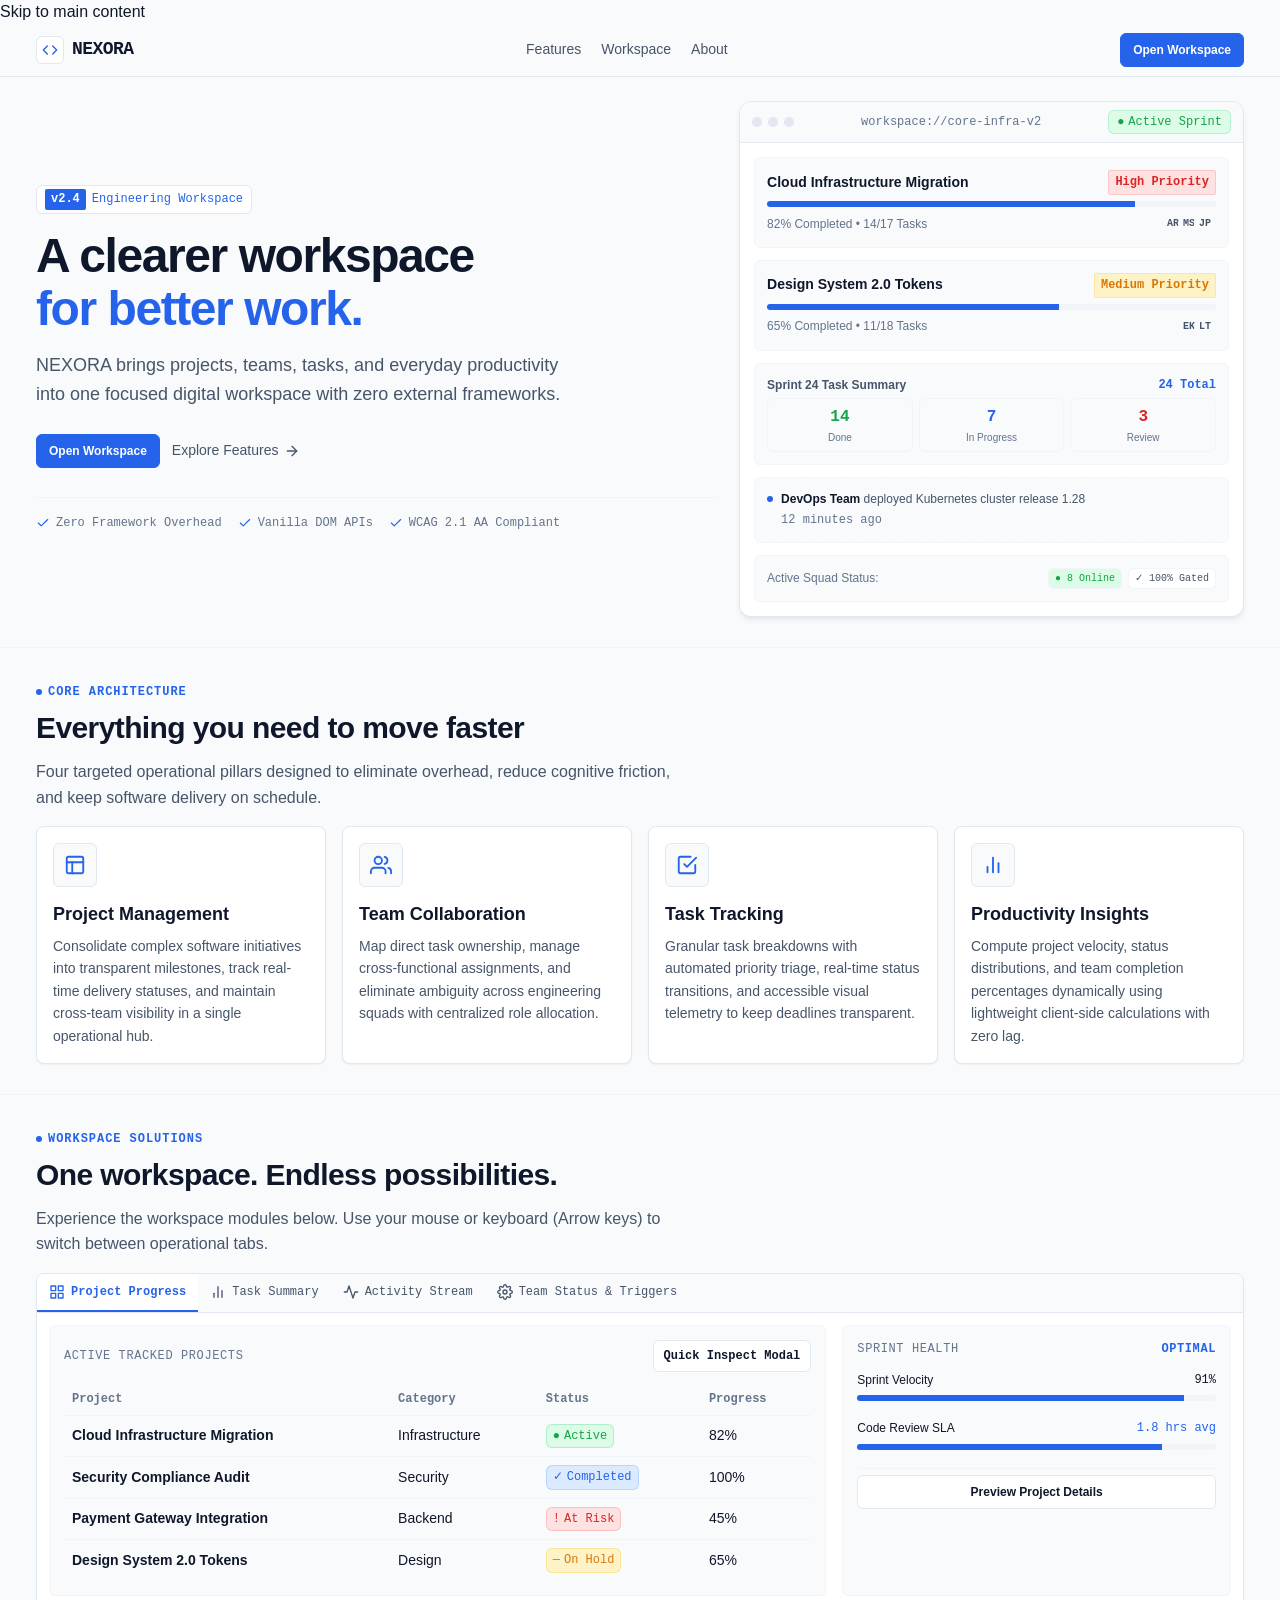
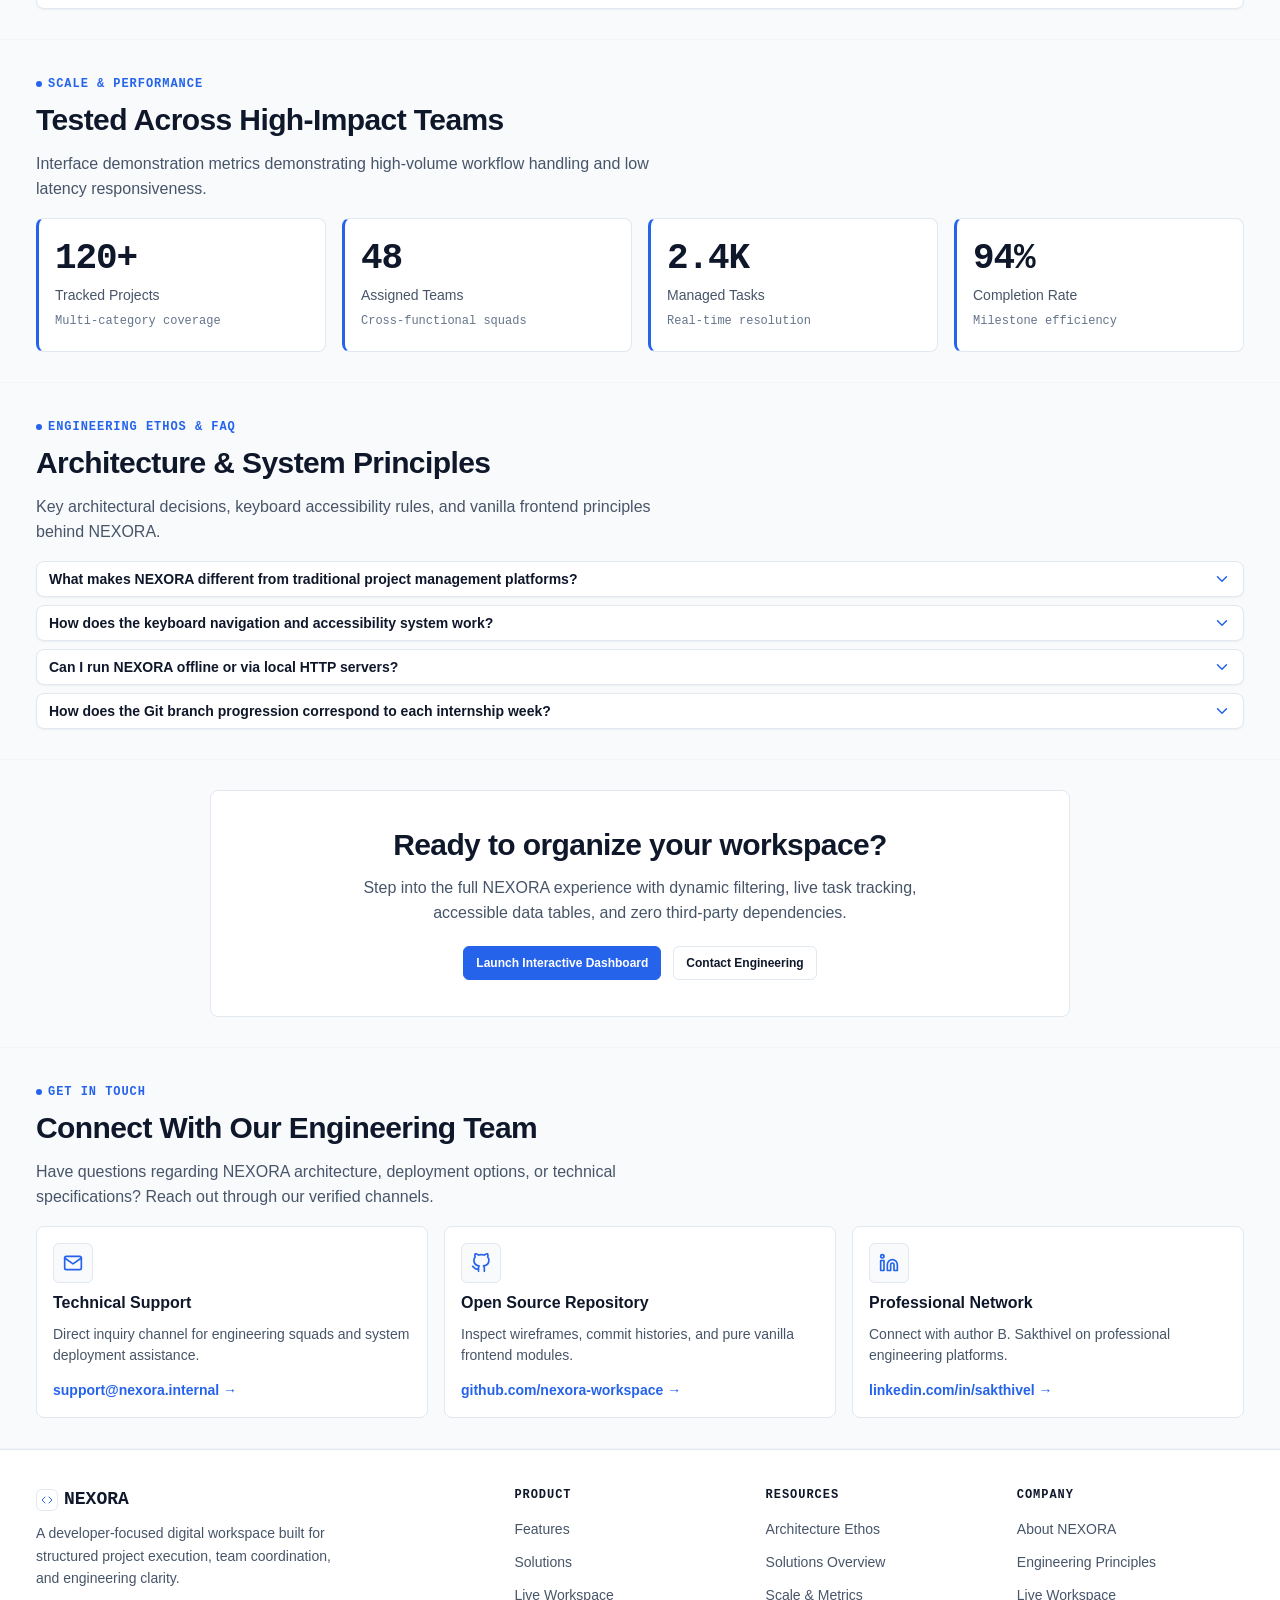
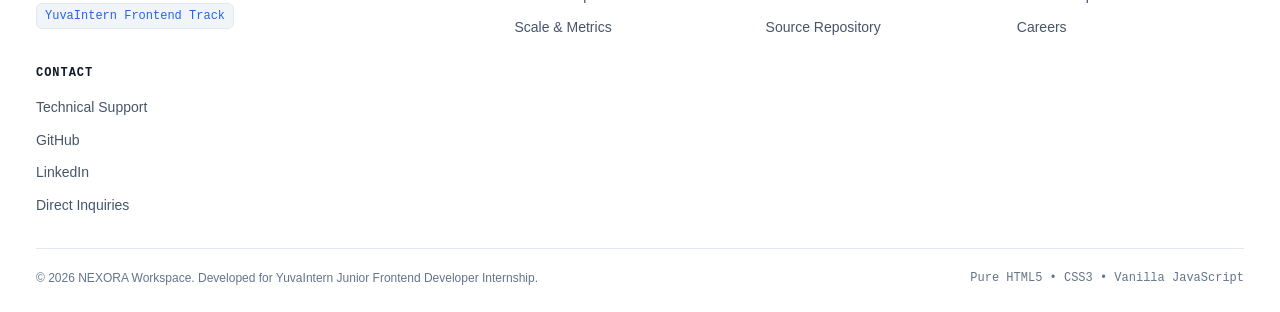
<file: index.html>
<!DOCTYPE html>
<html lang="en">
<head>
  <meta charset="UTF-8">
  <meta name="viewport" content="width=device-width, initial-scale=1.0">
  <meta name="description" content="NEXORA is a modern, high-performance digital workspace for managing software projects, team workflows, and engineering productivity with zero external dependencies.">
  <meta name="theme-color" content="#F8FAFC">
  <title>NEXORA — Modern Engineering Digital Workspace</title>
  <link rel="stylesheet" href="css/style.css">
</head>
<body>
  <!-- Accessible Skip Link -->
  <a href="#main-content" class="skip-link">Skip to main content</a>

  <!-- Header -->
  <header class="site-header" role="banner">
    <div class="container header-container">
      <a href="index.html" class="brand-logo" aria-label="NEXORA Home">
        <span class="brand-icon" aria-hidden="true">
          <svg viewBox="0 0 24 24" fill="none" stroke="currentColor" stroke-width="2" stroke-linecap="round" stroke-linejoin="round">
            <polyline points="16 18 22 12 16 6"></polyline>
            <polyline points="8 6 2 12 8 18"></polyline>
          </svg>
        </span>
        <span>NEXORA</span>
      </a>

      <!-- Desktop Navigation -->
      <nav class="nav-desktop" aria-label="Primary Navigation">
        <a href="#features" class="nav-link">Features</a>
        <a href="dashboard.html" class="nav-link">Workspace</a>
        <a href="#about" class="nav-link">About</a>
      </nav>

      <!-- Header Actions -->
      <div class="header-actions">
        <a href="dashboard.html" class="btn btn-primary" id="header-cta-btn">Open Workspace</a>
        <!-- Mobile Menu Toggle Button -->
        <button type="button" class="nav-toggle-btn" id="nav-toggle-btn" aria-expanded="false" aria-controls="nav-mobile-menu" aria-label="Toggle navigation menu">
          <svg viewBox="0 0 24 24" fill="none" stroke="currentColor" stroke-width="2" stroke-linecap="round" stroke-linejoin="round" aria-hidden="true">
            <line x1="3" y1="12" x2="21" y2="12"></line>
            <line x1="3" y1="6" x2="21" y2="6"></line>
            <line x1="3" y1="18" x2="21" y2="18"></line>
          </svg>
        </button>
      </div>
    </div>

    <!-- Mobile Navigation Drawer -->
    <nav class="nav-mobile" id="nav-mobile-menu" aria-label="Mobile Navigation" hidden>
      <a href="#features" class="nav-link">Features</a>
      <a href="dashboard.html" class="nav-link">Workspace</a>
      <a href="#about" class="nav-link">About</a>
      <a href="dashboard.html" class="btn btn-primary" style="margin-top: 1rem; width: 100%;">Open Workspace</a>
    </nav>
  </header>

  <!-- Main Landmark -->
  <main id="main-content">
    <!-- Hero Section -->
    <section class="hero-section" id="home" aria-labelledby="hero-heading">
      <div class="container">
        <div class="hero-grid">
          <!-- Hero Copy -->
          <div class="hero-content">
            <div class="hero-tag">
              <span class="hero-tag-badge">v2.4</span>
              <span>Engineering Workspace</span>
            </div>
            <h1 id="hero-heading" class="hero-headline">
              A clearer workspace<br>
              <span class="hero-headline-accent">for better work.</span>
            </h1>
            <p class="hero-subhead">
              NEXORA brings projects, teams, tasks, and everyday productivity into one focused digital workspace with zero external frameworks.
            </p>
            <div class="hero-actions">
              <a href="dashboard.html" class="btn btn-primary" id="hero-primary-cta">Open Workspace</a>
              <a href="#features" class="link-arrow" id="hero-secondary-link">
                <span>Explore Features</span>
                <svg width="16" height="16" viewBox="0 0 24 24" fill="none" stroke="currentColor" stroke-width="2" stroke-linecap="round" stroke-linejoin="round" aria-hidden="true">
                  <line x1="5" y1="12" x2="19" y2="12"></line>
                  <polyline points="12 5 19 12 12 19"></polyline>
                </svg>
              </a>
            </div>
            <div class="hero-features-strip" aria-label="Core Technical Highlights">
              <div class="hero-strip-item">
                <svg viewBox="0 0 24 24" fill="none" stroke="currentColor" stroke-width="2" stroke-linecap="round" stroke-linejoin="round" aria-hidden="true">
                  <polyline points="20 6 9 17 4 12"></polyline>
                </svg>
                <span>Zero Framework Overhead</span>
              </div>
              <div class="hero-strip-item">
                <svg viewBox="0 0 24 24" fill="none" stroke="currentColor" stroke-width="2" stroke-linecap="round" stroke-linejoin="round" aria-hidden="true">
                  <polyline points="20 6 9 17 4 12"></polyline>
                </svg>
                <span>Vanilla DOM APIs</span>
              </div>
              <div class="hero-strip-item">
                <svg viewBox="0 0 24 24" fill="none" stroke="currentColor" stroke-width="2" stroke-linecap="round" stroke-linejoin="round" aria-hidden="true">
                  <polyline points="20 6 9 17 4 12"></polyline>
                </svg>
                <span>WCAG 2.1 AA Compliant</span>
              </div>
            </div>
          </div>

          <!-- Hero Product Preview Component (Pure HTML & CSS) -->
          <div class="hero-preview" aria-label="Interactive Workspace Preview">
            <div class="preview-card-wrapper">
              <div class="preview-card-header">
                <div class="window-controls" aria-hidden="true">
                  <span class="window-dot"></span>
                  <span class="window-dot"></span>
                  <span class="window-dot"></span>
                </div>
                <span class="preview-file-tag">workspace://core-infra-v2</span>
                <span class="preview-status-pill">
                  <span aria-hidden="true">●</span> Active Sprint
                </span>
              </div>
              <div class="preview-card-body">
                <!-- Preview Project 1 -->
                <article class="preview-item">
                  <div class="preview-item-top">
                    <span class="preview-item-title">Cloud Infrastructure Migration</span>
                    <span class="preview-badge preview-badge-high">High Priority</span>
                  </div>
                  <div class="preview-progress-bar" role="progressbar" aria-valuenow="82" aria-valuemin="0" aria-valuemax="100" aria-label="Migration Progress">
                    <div class="preview-progress-fill" style="width: 82%;"></div>
                  </div>
                  <div class="preview-item-meta">
                    <span>82% Completed &bull; 14/17 Tasks</span>
                    <div class="team-avatar-stack" aria-label="Team assigned: Alex R, Maya S, Jordan P">
                      <span class="avatar-chip">AR</span>
                      <span class="avatar-chip">MS</span>
                      <span class="avatar-chip">JP</span>
                    </div>
                  </div>
                </article>

                <!-- Preview Project 2 -->
                <article class="preview-item">
                  <div class="preview-item-top">
                    <span class="preview-item-title">Design System 2.0 Tokens</span>
                    <span class="preview-badge preview-badge-med">Medium Priority</span>
                  </div>
                  <div class="preview-progress-bar" role="progressbar" aria-valuenow="65" aria-valuemin="0" aria-valuemax="100" aria-label="Design System Progress">
                    <div class="preview-progress-fill" style="width: 65%;"></div>
                  </div>
                  <div class="preview-item-meta">
                    <span>65% Completed &bull; 11/18 Tasks</span>
                    <div class="team-avatar-stack" aria-label="Team assigned: Elena K, Liam T">
                      <span class="avatar-chip">EK</span>
                      <span class="avatar-chip">LT</span>
                    </div>
                  </div>
                </article>

                <!-- 2. Task Summary Card -->
                <div class="preview-item task-summary-card">
                  <div class="task-summary-header">
                    <span class="task-summary-title">Sprint 24 Task Summary</span>
                    <span class="task-summary-total">24 Total</span>
                  </div>
                  <div class="task-summary-grid">
                    <div class="task-stat-mini">
                      <span class="task-stat-num" style="color: var(--status-active);">14</span>
                      <span class="task-stat-lbl">Done</span>
                    </div>
                    <div class="task-stat-mini">
                      <span class="task-stat-num" style="color: var(--color-accent);">7</span>
                      <span class="task-stat-lbl">In Progress</span>
                    </div>
                    <div class="task-stat-mini">
                      <span class="task-stat-num" style="color: var(--status-at-risk);">3</span>
                      <span class="task-stat-lbl">Review</span>
                    </div>
                  </div>
                </div>

                <!-- 3. Preview Activity Snippet -->
                <div class="preview-item" style="border-style: dashed;">
                  <div class="activity-item" style="border: none; padding: 0;">
                    <span class="activity-dot" aria-hidden="true"></span>
                    <div class="activity-content">
                      <span class="activity-user">DevOps Team</span>
                      <span class="activity-action">deployed Kubernetes cluster release 1.28</span>
                      <time class="activity-time" datetime="2026-09-26T10:45:00">12 minutes ago</time>
                    </div>
                  </div>
                </div>

                <!-- 4. Team Status Bar -->
                <div class="preview-item team-status-snippet">
                  <span class="team-status-label">Active Squad Status:</span>
                  <div class="team-status-pills">
                    <span class="status-pill-mini status-pill-active"><span aria-hidden="true">●</span> 8 Online</span>
                    <span class="status-pill-mini"><span aria-hidden="true">✓</span> 100% Gated</span>
                  </div>
                </div>
              </div>
            </div>
          </div>
        </div>
      </div>
    </section>

    <!-- Features Section -->
    <section class="section" id="features" aria-labelledby="features-heading">
      <div class="container">
        <header class="section-header">
          <span class="section-tag">Core Architecture</span>
          <h2 id="features-heading" class="section-title">Everything you need to move faster</h2>
          <p class="section-description">
            Four targeted operational pillars designed to eliminate overhead, reduce cognitive friction, and keep software delivery on schedule.
          </p>
        </header>

        <div class="features-grid">
          <!-- Feature 1: Project Management -->
          <article class="feature-card">
            <div class="feature-icon-box" aria-hidden="true">
              <svg viewBox="0 0 24 24" fill="none" stroke="currentColor" stroke-width="2" stroke-linecap="round" stroke-linejoin="round">
                <rect x="3" y="3" width="18" height="18" rx="2" ry="2"></rect>
                <line x1="3" y1="9" x2="21" y2="9"></line>
                <line x1="9" y1="21" x2="9" y2="9"></line>
              </svg>
            </div>
            <h3 class="feature-title">Project Management</h3>
            <p class="feature-text">
              Consolidate complex software initiatives into transparent milestones, track real-time delivery statuses, and maintain cross-team visibility in a single operational hub.
            </p>
          </article>

          <!-- Feature 2: Team Collaboration -->
          <article class="feature-card">
            <div class="feature-icon-box" aria-hidden="true">
              <svg viewBox="0 0 24 24" fill="none" stroke="currentColor" stroke-width="2" stroke-linecap="round" stroke-linejoin="round">
                <path d="M17 21v-2a4 4 0 0 0-4-4H5a4 4 0 0 0-4 4v2"></path>
                <circle cx="9" cy="7" r="4"></circle>
                <path d="M23 21v-2a4 4 0 0 0-3-3.87"></path>
                <path d="M16 3.13a4 4 0 0 1 0 7.75"></path>
              </svg>
            </div>
            <h3 class="feature-title">Team Collaboration</h3>
            <p class="feature-text">
              Map direct task ownership, manage cross-functional assignments, and eliminate ambiguity across engineering squads with centralized role allocation.
            </p>
          </article>

          <!-- Feature 3: Task Tracking -->
          <article class="feature-card">
            <div class="feature-icon-box" aria-hidden="true">
              <svg viewBox="0 0 24 24" fill="none" stroke="currentColor" stroke-width="2" stroke-linecap="round" stroke-linejoin="round">
                <polyline points="9 11 12 14 22 4"></polyline>
                <path d="M21 12v7a2 2 0 0 1-2 2H5a2 2 0 0 1-2-2V5a2 2 0 0 1 2-2h11"></path>
              </svg>
            </div>
            <h3 class="feature-title">Task Tracking</h3>
            <p class="feature-text">
              Granular task breakdowns with automated priority triage, real-time status transitions, and accessible visual telemetry to keep deadlines transparent.
            </p>
          </article>

          <!-- Feature 4: Productivity Insights -->
          <article class="feature-card">
            <div class="feature-icon-box" aria-hidden="true">
              <svg viewBox="0 0 24 24" fill="none" stroke="currentColor" stroke-width="2" stroke-linecap="round" stroke-linejoin="round">
                <line x1="18" y1="20" x2="18" y2="10"></line>
                <line x1="12" y1="20" x2="12" y2="4"></line>
                <line x1="6" y1="20" x2="6" y2="14"></line>
              </svg>
            </div>
            <h3 class="feature-title">Productivity Insights</h3>
            <p class="feature-text">
              Compute project velocity, status distributions, and team completion percentages dynamically using lightweight client-side calculations with zero lag.
            </p>
          </article>
        </div>
      </div>
    </section>

    <!-- Product Preview & Interactive Tabs Section -->
    <section class="section" id="solutions" aria-labelledby="solutions-heading">
      <div id="preview" style="position: relative; top: -70px;"></div>
      <div class="container">
        <header class="section-header">
          <span class="section-tag">Workspace Solutions</span>
          <h2 id="solutions-heading" class="section-title">One workspace. Endless possibilities.</h2>
          <p class="section-description">
            Experience the workspace modules below. Use your mouse or keyboard (Arrow keys) to switch between operational tabs.
          </p>
        </header>

        <!-- W3C Accessible Tab Component -->
        <div class="tab-container">
          <div class="tab-list" role="tablist" aria-label="Workspace Modules">
            <button type="button" class="tab-btn" role="tab" id="tab-btn-overview" aria-controls="panel-overview" aria-selected="true" tabindex="0">
              <svg width="16" height="16" viewBox="0 0 24 24" fill="none" stroke="currentColor" stroke-width="2" stroke-linecap="round" stroke-linejoin="round" aria-hidden="true"><rect x="3" y="3" width="7" height="7"></rect><rect x="14" y="3" width="7" height="7"></rect><rect x="14" y="14" width="7" height="7"></rect><rect x="3" y="14" width="7" height="7"></rect></svg>
              <span>Project Progress</span>
            </button>
            <button type="button" class="tab-btn" role="tab" id="tab-btn-analytics" aria-controls="panel-analytics" aria-selected="false" tabindex="-1">
              <svg width="16" height="16" viewBox="0 0 24 24" fill="none" stroke="currentColor" stroke-width="2" stroke-linecap="round" stroke-linejoin="round" aria-hidden="true"><line x1="18" y1="20" x2="18" y2="10"></line><line x1="12" y1="20" x2="12" y2="4"></line><line x1="6" y1="20" x2="6" y2="14"></line></svg>
              <span>Task Summary</span>
            </button>
            <button type="button" class="tab-btn" role="tab" id="tab-btn-activity" aria-controls="panel-activity" aria-selected="false" tabindex="-1">
              <svg width="16" height="16" viewBox="0 0 24 24" fill="none" stroke="currentColor" stroke-width="2" stroke-linecap="round" stroke-linejoin="round" aria-hidden="true"><polyline points="22 12 18 12 15 21 9 3 6 12 2 12"></polyline></svg>
              <span>Activity Stream</span>
            </button>
            <button type="button" class="tab-btn" role="tab" id="tab-btn-settings" aria-controls="panel-settings" aria-selected="false" tabindex="-1">
              <svg width="16" height="16" viewBox="0 0 24 24" fill="none" stroke="currentColor" stroke-width="2" stroke-linecap="round" stroke-linejoin="round" aria-hidden="true"><circle cx="12" cy="12" r="3"></circle><path d="M19.4 15a1.65 1.65 0 0 0 .33 1.82l.06.06a2 2 0 0 1 0 2.83 2 2 0 0 1-2.83 0l-.06-.06a1.65 1.65 0 0 0-1.82-.33 1.65 1.65 0 0 0-1 1.51V21a2 2 0 0 1-2 2 2 2 0 0 1-2-2v-.09A1.65 1.65 0 0 0 9 19.4a1.65 1.65 0 0 0-1.82.33l-.06.06a2 2 0 0 1-2.83 0 2 2 0 0 1 0-2.83l.06-.06a1.65 1.65 0 0 0 .33-1.82 1.65 1.65 0 0 0-1.51-1H3a2 2 0 0 1-2-2 2 2 0 0 1 2-2h.09A1.65 1.65 0 0 0 4.6 9a1.65 1.65 0 0 0-.33-1.82l-.06-.06a2 2 0 0 1 0-2.83 2 2 0 0 1 2.83 0l.06.06a1.65 1.65 0 0 0 1.82.33H9a1.65 1.65 0 0 0 1-1.51V3a2 2 0 0 1 2-2 2 2 0 0 1 2 2v.09a1.65 1.65 0 0 0 1 1.51 1.65 1.65 0 0 0 1.82-.33l.06-.06a2 2 0 0 1 2.83 0 2 2 0 0 1 0 2.83l-.06.06a1.65 1.65 0 0 0-.33 1.82V9a1.65 1.65 0 0 0 1.51 1H21a2 2 0 0 1 2 2 2 2 0 0 1-2 2h-.09a1.65 1.65 0 0 0-1.51 1z"></path></svg>
              <span>Team Status &amp; Triggers</span>
            </button>
          </div>

          <!-- Panel 1: Overview -->
          <div class="tab-panel" role="tabpanel" id="panel-overview" aria-labelledby="tab-btn-overview">
            <div class="showcase-main" style="padding: 0;">
              <!-- Simulated Active Projects Table -->
              <div class="showcase-panel">
                <div class="showcase-panel-title">
                  <span>Active Tracked Projects</span>
                  <button type="button" class="btn btn-secondary" data-modal-open style="padding: 4px 10px; font-size: 12px; min-height: 32px;" aria-label="Open Project Quick View Dialog">
                    Quick Inspect Modal
                  </button>
                </div>
                <div style="overflow-x: auto;">
                  <table class="mock-table" aria-label="Workspace Sample Projects">
                    <thead>
                      <tr>
                        <th scope="col">Project</th>
                        <th scope="col">Category</th>
                        <th scope="col">Status</th>
                        <th scope="col">Progress</th>
                      </tr>
                    </thead>
                    <tbody>
                      <tr>
                        <td style="font-weight: 600;">Cloud Infrastructure Migration</td>
                        <td>Infrastructure</td>
                        <td><span class="status-badge status-active"><span aria-hidden="true">●</span> Active</span></td>
                        <td>82%</td>
                      </tr>
                      <tr>
                        <td style="font-weight: 600;">Security Compliance Audit</td>
                        <td>Security</td>
                        <td><span class="status-badge status-completed"><span aria-hidden="true">✓</span> Completed</span></td>
                        <td>100%</td>
                      </tr>
                      <tr>
                        <td style="font-weight: 600;">Payment Gateway Integration</td>
                        <td>Backend</td>
                        <td><span class="status-badge status-at-risk"><span aria-hidden="true">!</span> At Risk</span></td>
                        <td>45%</td>
                      </tr>
                      <tr>
                        <td style="font-weight: 600;">Design System 2.0 Tokens</td>
                        <td>Design</td>
                        <td><span class="status-badge status-on-hold"><span aria-hidden="true">—</span> On Hold</span></td>
                        <td>65%</td>
                      </tr>
                    </tbody>
                  </table>
                </div>
              </div>

              <!-- Overview Side Card -->
              <div class="showcase-panel">
                <div class="showcase-panel-title">
                  <span>Sprint Health</span>
                  <span style="color: var(--color-accent); font-weight: 600;">Optimal</span>
                </div>
                <div style="display: flex; flex-direction: column; gap: var(--space-4);">
                  <div>
                    <div style="display: flex; justify-content: space-between; font-size: var(--text-xs); margin-bottom: 4px;">
                      <span>Sprint Velocity</span>
                      <span style="font-family: var(--font-mono);">91%</span>
                    </div>
                    <div class="preview-progress-bar" role="progressbar" aria-valuenow="91" aria-valuemin="0" aria-valuemax="100">
                      <div class="preview-progress-fill" style="width: 91%;"></div>
                    </div>
                  </div>
                  <div>
                    <div style="display: flex; justify-content: space-between; font-size: var(--text-xs); margin-bottom: 4px;">
                      <span>Code Review SLA</span>
                      <span style="font-family: var(--font-mono); color: var(--color-accent);">1.8 hrs avg</span>
                    </div>
                    <div class="preview-progress-bar" role="progressbar" aria-valuenow="85" aria-valuemin="0" aria-valuemax="100">
                      <div class="preview-progress-fill" style="width: 85%;"></div>
                    </div>
                  </div>
                  <div style="padding-top: var(--space-2); border-top: 1px solid var(--color-border-subtle);">
                    <button type="button" class="btn btn-secondary" data-modal-open style="width: 100%; justify-content: center;">
                      Preview Project Details
                    </button>
                  </div>
                </div>
              </div>
            </div>
          </div>

          <!-- Panel 2: Analytics -->
          <div class="tab-panel" role="tabpanel" id="panel-analytics" aria-labelledby="tab-btn-analytics" hidden>
            <div style="display: grid; grid-template-columns: repeat(auto-fit, minmax(240px, 1fr)); gap: var(--space-6);">
              <div class="showcase-panel">
                <div class="showcase-panel-title">
                  <span>Throughput</span>
                  <span style="font-family: var(--font-mono); color: var(--color-accent);">+18.4%</span>
                </div>
                <p style="font-size: var(--text-2xl); font-weight: 700; font-family: var(--font-mono); margin-bottom: var(--space-2);">42 Tasks / wk</p>
                <p style="font-size: var(--text-xs); color: var(--color-text-secondary);">Calculated across 8 cross-functional squad members over 14 days.</p>
              </div>
              <div class="showcase-panel">
                <div class="showcase-panel-title">
                  <span>Cycle Time</span>
                  <span style="font-family: var(--font-mono); color: var(--color-accent);">-24%</span>
                </div>
                <p style="font-size: var(--text-2xl); font-weight: 700; font-family: var(--font-mono); margin-bottom: var(--space-2);">2.6 Days</p>
                <p style="font-size: var(--text-xs); color: var(--color-text-secondary);">Average elapsed time from task creation to verified production merge.</p>
              </div>
              <div class="showcase-panel">
                <div class="showcase-panel-title">
                  <span>Deployment Frequency</span>
                  <span style="font-family: var(--font-mono); color: var(--color-accent);">Stable</span>
                </div>
                <p style="font-size: var(--text-2xl); font-weight: 700; font-family: var(--font-mono); margin-bottom: var(--space-2);">4.2 / day</p>
                <p style="font-size: var(--text-xs); color: var(--color-text-secondary);">Continuous deployment cadence with automated test gating.</p>
              </div>
            </div>
          </div>

          <!-- Panel 3: Activity -->
          <div class="tab-panel" role="tabpanel" id="panel-activity" aria-labelledby="tab-btn-activity" hidden>
            <div class="activity-feed-list" role="feed" aria-label="Tabbed Workspace Activity Feed">
              <article class="activity-item">
                <span class="activity-dot" aria-hidden="true"></span>
                <div class="activity-content">
                  <span class="activity-user">Alex Rivera</span>
                  <span class="activity-action">closed task #104 in Cloud Infra Migration</span>
                  <time class="activity-time" datetime="2026-09-26T11:05:00">5 mins ago</time>
                </div>
              </article>
              <article class="activity-item">
                <span class="activity-dot" aria-hidden="true"></span>
                <div class="activity-content">
                  <span class="activity-user">Maya Patel</span>
                  <span class="activity-action">promoted build to staging cluster</span>
                  <time class="activity-time" datetime="2026-09-26T10:48:00">22 mins ago</time>
                </div>
              </article>
              <article class="activity-item">
                <span class="activity-dot" aria-hidden="true"></span>
                <div class="activity-content">
                  <span class="activity-user">Jordan Chen</span>
                  <span class="activity-action">updated milestone date for Payment Gateway Integration</span>
                  <time class="activity-time" datetime="2026-09-26T09:30:00">1 hour ago</time>
                </div>
              </article>
              <article class="activity-item">
                <span class="activity-dot" aria-hidden="true"></span>
                <div class="activity-content">
                  <span class="activity-user">Elena Rostova</span>
                  <span class="activity-action">published Design Tokens v2.1 to repository</span>
                  <time class="activity-time" datetime="2026-09-26T08:15:00">3 hours ago</time>
                </div>
              </article>
            </div>
          </div>

          <!-- Panel 4: Settings & Interactive Toast Triggers -->
          <div class="tab-panel" role="tabpanel" id="panel-settings" aria-labelledby="tab-btn-settings" hidden>
            <div style="max-width: 600px; display: flex; flex-direction: column; gap: var(--space-5);">
              <div>
                <h3 style="font-size: var(--text-base); font-weight: 600; margin-bottom: var(--space-2);">Notification & Workspace Test Triggers</h3>
                <p style="font-size: var(--text-sm); color: var(--color-text-secondary); margin-bottom: var(--space-4);">
                  Test the accessible toast notification engine. Toasts emit non-blocking screen reader announcements via live regions.
                </p>
                <div style="display: flex; gap: var(--space-3); flex-wrap: wrap;">
                  <button type="button" class="btn btn-secondary" data-toast-msg="Project created successfully" data-toast-type="success">
                    Trigger Success Toast
                  </button>
                  <button type="button" class="btn btn-secondary" data-toast-msg="Settings updated in local cache" data-toast-type="info">
                    Trigger Info Toast
                  </button>
                  <button type="button" class="btn btn-secondary" data-toast-msg="Workspace refreshed with latest telemetry" data-toast-type="warning">
                    Trigger Warning Toast
                  </button>
                </div>
              </div>
            </div>
          </div>
        </div>
      </div>
    </section>

    <!-- Statistics Section -->
    <section class="section" id="stats" aria-labelledby="stats-heading">
      <div class="container">
        <header class="section-header">
          <span class="section-tag">Scale & Performance</span>
          <h2 id="stats-heading" class="section-title">Tested Across High-Impact Teams</h2>
          <p class="section-description">
            Interface demonstration metrics demonstrating high-volume workflow handling and low latency responsiveness.
          </p>
        </header>

        <div class="stats-grid">
          <div class="stat-card">
            <div class="stat-value">120+</div>
            <div class="stat-label">Tracked Projects</div>
            <div class="stat-note">Multi-category coverage</div>
          </div>
          <div class="stat-card">
            <div class="stat-value">48</div>
            <div class="stat-label">Assigned Teams</div>
            <div class="stat-note">Cross-functional squads</div>
          </div>
          <div class="stat-card">
            <div class="stat-value">2.4K</div>
            <div class="stat-label">Managed Tasks</div>
            <div class="stat-note">Real-time resolution</div>
          </div>
          <div class="stat-card">
            <div class="stat-value">94%</div>
            <div class="stat-label">Completion Rate</div>
            <div class="stat-note">Milestone efficiency</div>
          </div>
        </div>
      </div>
    </section>

    <!-- About & FAQ Accordion Section -->
    <section class="section" id="about" aria-labelledby="about-heading">
      <div id="faq" style="position: relative; top: -70px;"></div>
      <div class="container">
        <header class="section-header">
          <span class="section-tag">Engineering Ethos &amp; FAQ</span>
          <h2 id="about-heading" class="section-title">Architecture &amp; System Principles</h2>
          <p class="section-description">
            Key architectural decisions, keyboard accessibility rules, and vanilla frontend principles behind NEXORA.
          </p>
        </header>

        <div class="accordion-group" role="region" aria-label="Frequently Asked Questions Accordion">
          <!-- Accordion 1 -->
          <div class="accordion-item">
            <h3 class="accordion-header">
              <button type="button" class="accordion-trigger" id="faq-btn-1" aria-expanded="false" aria-controls="faq-ans-1">
                <span>What makes NEXORA different from traditional project management platforms?</span>
                <svg class="accordion-icon" viewBox="0 0 24 24" fill="none" stroke="currentColor" stroke-width="2" stroke-linecap="round" stroke-linejoin="round" aria-hidden="true">
                  <polyline points="6 9 12 15 18 9"></polyline>
                </svg>
              </button>
            </h3>
            <div id="faq-ans-1" class="accordion-content" role="region" aria-labelledby="faq-btn-1" hidden>
              NEXORA is engineered strictly on pure HTML5, CSS3, and modern Vanilla JavaScript without external runtimes, heavy frameworks, or bloated bundle sizes. This yields near-zero first-input delay, instant client-side rendering, and complete control over accessibility semantics.
            </div>
          </div>

          <!-- Accordion 2 -->
          <div class="accordion-item">
            <h3 class="accordion-header">
              <button type="button" class="accordion-trigger" id="faq-btn-2" aria-expanded="false" aria-controls="faq-ans-2">
                <span>How does the keyboard navigation and accessibility system work?</span>
                <svg class="accordion-icon" viewBox="0 0 24 24" fill="none" stroke="currentColor" stroke-width="2" stroke-linecap="round" stroke-linejoin="round" aria-hidden="true">
                  <polyline points="6 9 12 15 18 9"></polyline>
                </svg>
              </button>
            </h3>
            <div id="faq-ans-2" class="accordion-content" role="region" aria-labelledby="faq-btn-2" hidden>
              Every interactive element adheres to W3C WAI-ARIA standards. Tabs support Arrow Left/Right, Home, and End navigation; modals trap focus and restore focus on Escape or close; accordion triggers reflect real-time <code>aria-expanded</code> states; and color is never used as the sole conveyor of information.
            </div>
          </div>

          <!-- Accordion 3 -->
          <div class="accordion-item">
            <h3 class="accordion-header">
              <button type="button" class="accordion-trigger" id="faq-btn-3" aria-expanded="false" aria-controls="faq-ans-3">
                <span>Can I run NEXORA offline or via local HTTP servers?</span>
                <svg class="accordion-icon" viewBox="0 0 24 24" fill="none" stroke="currentColor" stroke-width="2" stroke-linecap="round" stroke-linejoin="round" aria-hidden="true">
                  <polyline points="6 9 12 15 18 9"></polyline>
                </svg>
              </button>
            </h3>
            <div id="faq-ans-3" class="accordion-content" role="region" aria-labelledby="faq-btn-3" hidden>
              Yes. Because NEXORA uses standard client-side JSON data fetching, running through a local development server (such as VS Code Live Server, Python's <code>http.server</code>, or Node's <code>serve</code>) allows seamless offline operation with zero remote dependencies.
            </div>
          </div>

          <!-- Accordion 4 -->
          <div class="accordion-item">
            <h3 class="accordion-header">
              <button type="button" class="accordion-trigger" id="faq-btn-4" aria-expanded="false" aria-controls="faq-ans-4">
                <span>How does the Git branch progression correspond to each internship week?</span>
                <svg class="accordion-icon" viewBox="0 0 24 24" fill="none" stroke="currentColor" stroke-width="2" stroke-linecap="round" stroke-linejoin="round" aria-hidden="true">
                  <polyline points="6 9 12 15 18 9"></polyline>
                </svg>
              </button>
            </h3>
            <div id="faq-ans-4" class="accordion-content" role="region" aria-labelledby="faq-btn-4" hidden>
              The repository maintains five sequential branches: <code>week-1</code> (Responsive Landing Page), <code>week-2</code> (Interactive UI Components), <code>week-3</code> (Accessibility Enhancements), <code>week-4</code> (Performance Optimization), and <code>week-5</code> (Final Project Dashboard). The <code>main</code> branch represents the culmination of all five weeks.
            </div>
          </div>
        </div>
      </div>
    </section>

    <!-- CTA Section -->
    <section class="section" id="cta-section" aria-labelledby="cta-heading">
      <div class="container">
        <div class="cta-box">
          <h2 id="cta-heading" class="cta-title">Ready to organize your workspace?</h2>
          <p class="cta-subtext">
            Step into the full NEXORA experience with dynamic filtering, live task tracking, accessible data tables, and zero third-party dependencies.
          </p>
          <div class="cta-actions">
            <a href="dashboard.html" class="btn btn-primary" id="cta-launch-dashboard">Launch Interactive Dashboard</a>
            <a href="#contact" class="btn btn-secondary">Contact Engineering</a>
          </div>
        </div>
      </div>
    </section>

    <!-- Contact Section -->
    <section class="section" id="contact" aria-labelledby="contact-heading">
      <div class="container">
        <header class="section-header">
          <span class="section-tag">Get In Touch</span>
          <h2 id="contact-heading" class="section-title">Connect With Our Engineering Team</h2>
          <p class="section-description">
            Have questions regarding NEXORA architecture, deployment options, or technical specifications? Reach out through our verified channels.
          </p>
        </header>

        <div class="contact-grid">
          <div class="contact-card">
            <div class="contact-icon-box" aria-hidden="true">
              <svg viewBox="0 0 24 24" fill="none" stroke="currentColor" stroke-width="2" stroke-linecap="round" stroke-linejoin="round">
                <path d="M4 4h16c1.1 0 2 .9 2 2v12c0 1.1-.9 2-2 2H4c-1.1 0-2-.9-2-2V6c0-1.1.9-2 2-2z"></path>
                <polyline points="22,6 12,13 2,6"></polyline>
              </svg>
            </div>
            <h3 class="contact-card-title">Technical Support</h3>
            <p class="contact-card-desc">Direct inquiry channel for engineering squads and system deployment assistance.</p>
            <a href="mailto:support@nexora.internal" class="contact-card-link">support@nexora.internal &rarr;</a>
          </div>

          <div class="contact-card">
            <div class="contact-icon-box" aria-hidden="true">
              <svg viewBox="0 0 24 24" fill="none" stroke="currentColor" stroke-width="2" stroke-linecap="round" stroke-linejoin="round">
                <path d="M9 19c-5 1.5-5-2.5-7-3m14 6v-3.87a3.37 3.37 0 0 0-.94-2.61c3.14-.35 6.44-1.54 6.44-7A5.44 5.44 0 0 0 20 4.77 5.07 5.07 0 0 0 19.91 1S18.73.65 16 2.48a13.38 13.38 0 0 0-7 0C6.27.65 5.09 1 5.09 1A5.07 5.07 0 0 0 5 4.77a5.44 5.44 0 0 0-1.5 3.78c0 5.42 3.3 6.61 6.44 7A3.37 3.37 0 0 0 9 18.13V22"></path>
              </svg>
            </div>
            <h3 class="contact-card-title">Open Source Repository</h3>
            <p class="contact-card-desc">Inspect wireframes, commit histories, and pure vanilla frontend modules.</p>
            <a href="https://github.com" target="_blank" rel="noopener noreferrer" class="contact-card-link">github.com/nexora-workspace &rarr;</a>
          </div>

          <div class="contact-card">
            <div class="contact-icon-box" aria-hidden="true">
              <svg viewBox="0 0 24 24" fill="none" stroke="currentColor" stroke-width="2" stroke-linecap="round" stroke-linejoin="round">
                <path d="M16 8a6 6 0 0 1 6 6v7h-4v-7a2 2 0 0 0-2-2 2 2 0 0 0-2 2v7h-4v-7a6 6 0 0 1 6-6z"></path>
                <rect x="2" y="9" width="4" height="12"></rect>
                <circle cx="4" cy="4" r="2"></circle>
              </svg>
            </div>
            <h3 class="contact-card-title">Professional Network</h3>
            <p class="contact-card-desc">Connect with author B. Sakthivel on professional engineering platforms.</p>
            <a href="https://linkedin.com" target="_blank" rel="noopener noreferrer" class="contact-card-link">linkedin.com/in/sakthivel &rarr;</a>
          </div>
        </div>
      </div>
    </section>
  </main>

  <!-- Interactive Project Preview Modal (Week 2 Requirement) -->
  <div id="project-modal" class="modal-backdrop" role="dialog" aria-modal="true" aria-labelledby="modal-project-title" hidden>
    <div class="modal-container">
      <header class="modal-header">
        <h2 id="modal-project-title" class="modal-title">
          <svg width="20" height="20" viewBox="0 0 24 24" fill="none" stroke="currentColor" stroke-width="2" stroke-linecap="round" stroke-linejoin="round" aria-hidden="true" style="color: var(--color-accent);"><polyline points="16 18 22 12 16 6"></polyline><polyline points="8 6 2 12 8 18"></polyline></svg>
          <span>Cloud Infrastructure Migration</span>
        </h2>
        <button type="button" class="modal-close-btn" data-modal-close aria-label="Close dialog">&times;</button>
      </header>

      <div class="modal-body">
        <div style="display: flex; gap: var(--space-2); align-items: center;">
          <span class="preview-badge preview-badge-high">High Priority</span>
          <span class="status-badge status-active"><span aria-hidden="true">●</span> Active Sprint</span>
          <span style="font-family: var(--font-mono); font-size: var(--text-xs); color: var(--color-text-muted);">ID: PRJ-101</span>
        </div>

        <p>
          Migrating monolithic backend microservices to a managed Kubernetes cluster on US-East, improving horizontal scaling and resilience against peak traffic spikes.
        </p>

        <div>
          <div style="display: flex; justify-content: space-between; font-size: var(--text-xs); margin-bottom: 4px;">
            <span style="font-weight: 600;">Milestone Completion</span>
            <span style="font-family: var(--font-mono);">82% (14 of 17 Tasks Finished)</span>
          </div>
          <div class="preview-progress-bar" role="progressbar" aria-valuenow="82" aria-valuemin="0" aria-valuemax="100">
            <div class="preview-progress-fill" style="width: 82%;"></div>
          </div>
        </div>

        <div style="display: grid; grid-template-columns: 1fr 1fr; gap: var(--space-4); background-color: var(--color-bg); padding: var(--space-4); border-radius: var(--radius-sm); border: 1px solid var(--color-border-subtle); font-size: var(--text-xs);">
          <div>
            <span style="color: var(--color-text-muted); display: block;">Lead Architect:</span>
            <span style="font-weight: 600; color: var(--color-text-primary);">Alex Rivera (Core Infra)</span>
          </div>
          <div>
            <span style="color: var(--color-text-muted); display: block;">Target Delivery:</span>
            <span style="font-family: var(--font-mono); color: var(--color-text-primary);">2026-10-15</span>
          </div>
          <div>
            <span style="color: var(--color-text-muted); display: block;">Allocated Engineers:</span>
            <span style="color: var(--color-text-primary);">4 Team Members</span>
          </div>
          <div>
            <span style="color: var(--color-text-muted); display: block;">Deployment Phase:</span>
            <span style="color: var(--color-accent); font-weight: 600;">Staging Validation</span>
          </div>
        </div>
      </div>

      <footer class="modal-footer">
        <button type="button" class="btn btn-secondary" data-modal-close>Close</button>
        <a href="dashboard.html" class="btn btn-primary">Open in Live Dashboard</a>
      </footer>
    </div>
  </div>

  <!-- Accessible Toast Live Region Container -->
  <div id="toast-container" class="toast-container" aria-live="polite" aria-atomic="true"></div>

  <!-- Footer -->
  <footer class="site-footer" role="contentinfo">
    <div class="container">
      <div class="footer-grid">
        <div>
          <div class="footer-brand-title">
            <span class="brand-icon" aria-hidden="true" style="width: 22px; height: 22px;">
              <svg viewBox="0 0 24 24" fill="none" stroke="currentColor" stroke-width="2" stroke-linecap="round" stroke-linejoin="round" style="width: 12px; height: 12px;">
                <polyline points="16 18 22 12 16 6"></polyline>
                <polyline points="8 6 2 12 8 18"></polyline>
              </svg>
            </span>
            <span>NEXORA</span>
          </div>
          <p class="footer-brand-desc">
            A developer-focused digital workspace built for structured project execution, team coordination, and engineering clarity.
          </p>
          <span class="footer-badge">YuvaIntern Frontend Track</span>
        </div>

        <!-- Column 1: Product -->
        <div>
          <h3 class="footer-col-title">Product</h3>
          <ul class="footer-links">
            <li><a href="#features">Features</a></li>
            <li><a href="#solutions">Solutions</a></li>
            <li><a href="dashboard.html">Live Workspace</a></li>
            <li><a href="#stats">Scale &amp; Metrics</a></li>
          </ul>
        </div>

        <!-- Column 2: Resources -->
        <div>
          <h3 class="footer-col-title">Resources</h3>
          <ul class="footer-links">
            <li><a href="#about">Architecture Ethos</a></li>
            <li><a href="#solutions">Solutions Overview</a></li>
            <li><a href="#stats">Scale &amp; Metrics</a></li>
            <li><a href="https://github.com/sakthivel-54/YUVA-NEXORA" target="_blank" rel="noopener noreferrer">Source Repository</a></li>
          </ul>
        </div>

        <!-- Column 3: Company -->
        <div>
          <h3 class="footer-col-title">Company</h3>
          <ul class="footer-links">
            <li><a href="#about">About NEXORA</a></li>
            <li><a href="#features">Engineering Principles</a></li>
            <li><a href="dashboard.html">Live Workspace</a></li>
            <li><a href="#contact">Careers</a></li>
          </ul>
        </div>

        <!-- Column 4: Contact -->
        <div>
          <h3 class="footer-col-title">Contact</h3>
          <ul class="footer-links">
            <li><a href="#contact">Technical Support</a></li>
            <li><a href="https://github.com/sakthivel-54/YUVA-NEXORA" target="_blank" rel="noopener noreferrer">GitHub</a></li>
            <li><a href="https://linkedin.com" target="_blank" rel="noopener noreferrer">LinkedIn</a></li>
            <li><a href="#contact">Direct Inquiries</a></li>
          </ul>
        </div>
      </div>

      <div class="footer-bottom">
        <div>&copy; 2026 NEXORA Workspace. Developed for YuvaIntern Junior Frontend Developer Internship.</div>
        <div style="font-family: var(--font-mono);">Pure HTML5 &bull; CSS3 &bull; Vanilla JavaScript</div>
      </div>
    </div>
  </footer>

  <!-- Application Logic (Deferred for optimal parsing) -->
  <script src="js/app.js" defer></script>
</body>
</html>
</file>
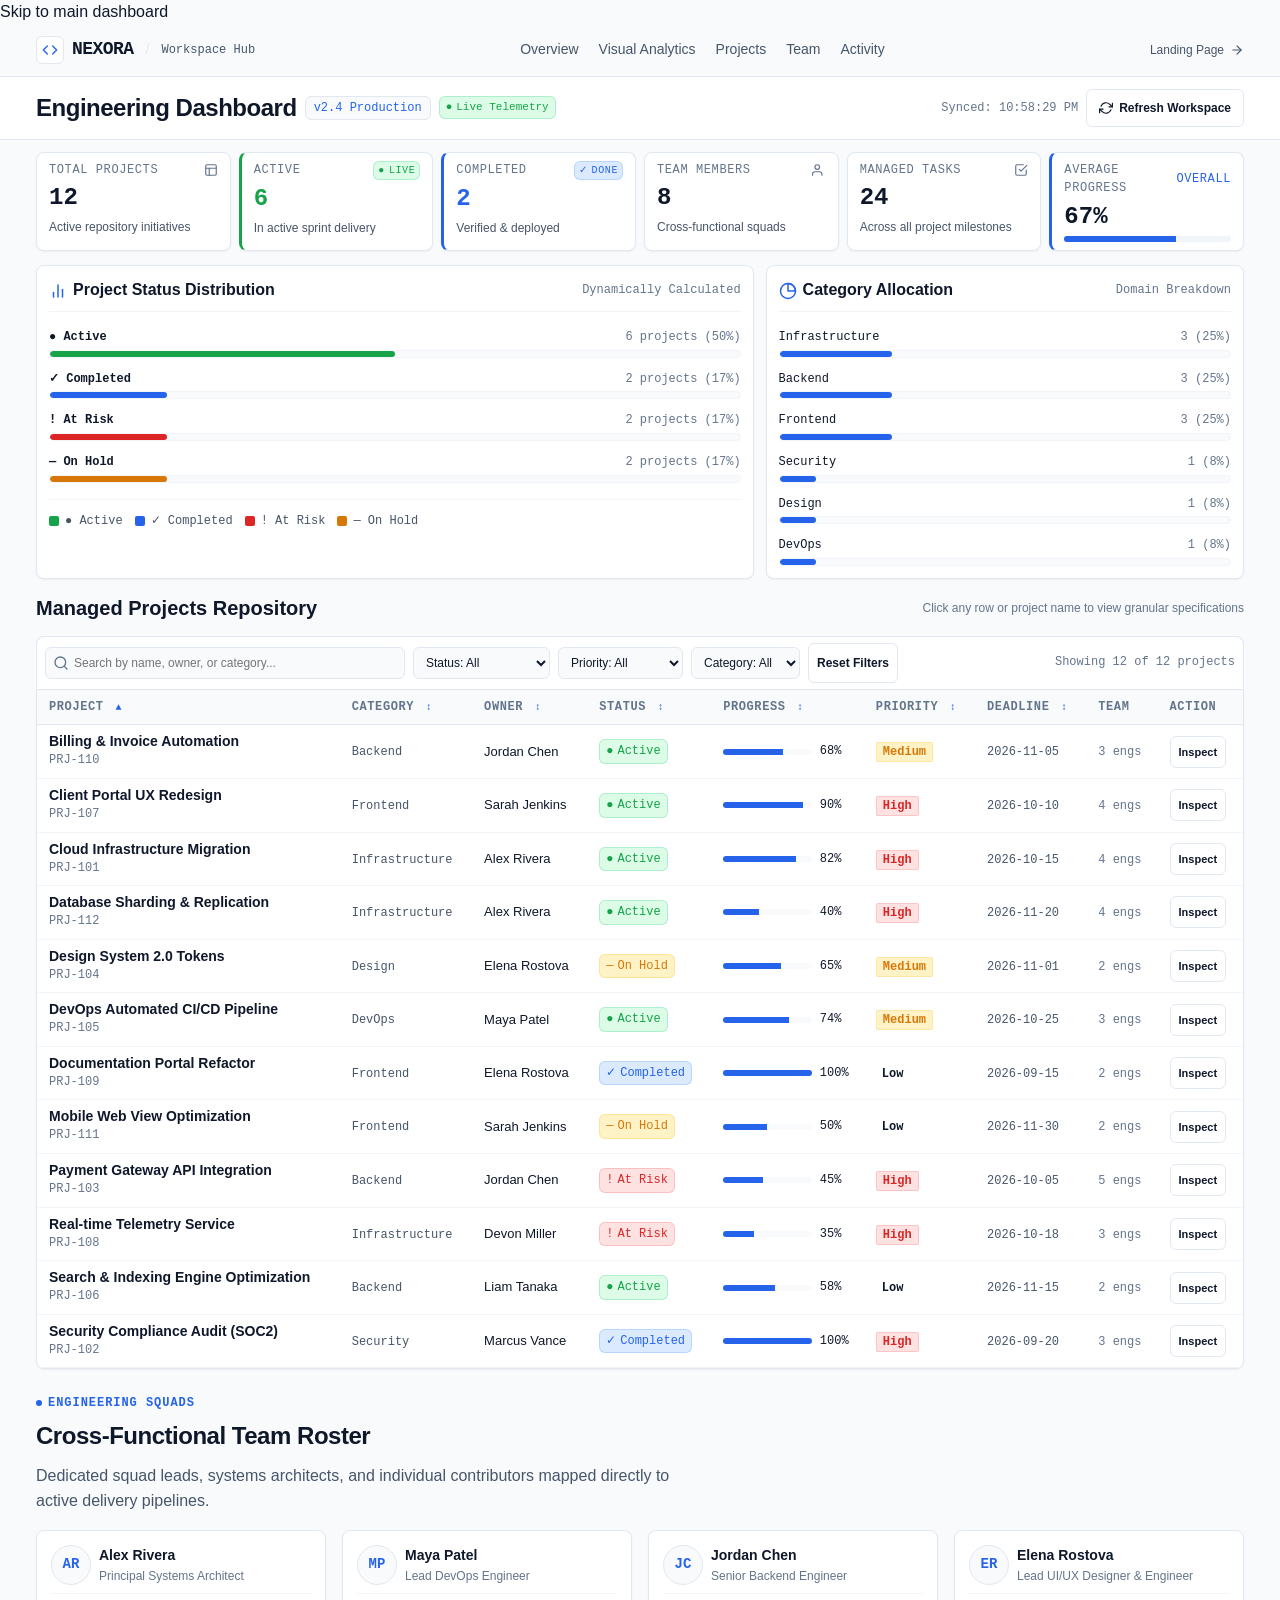
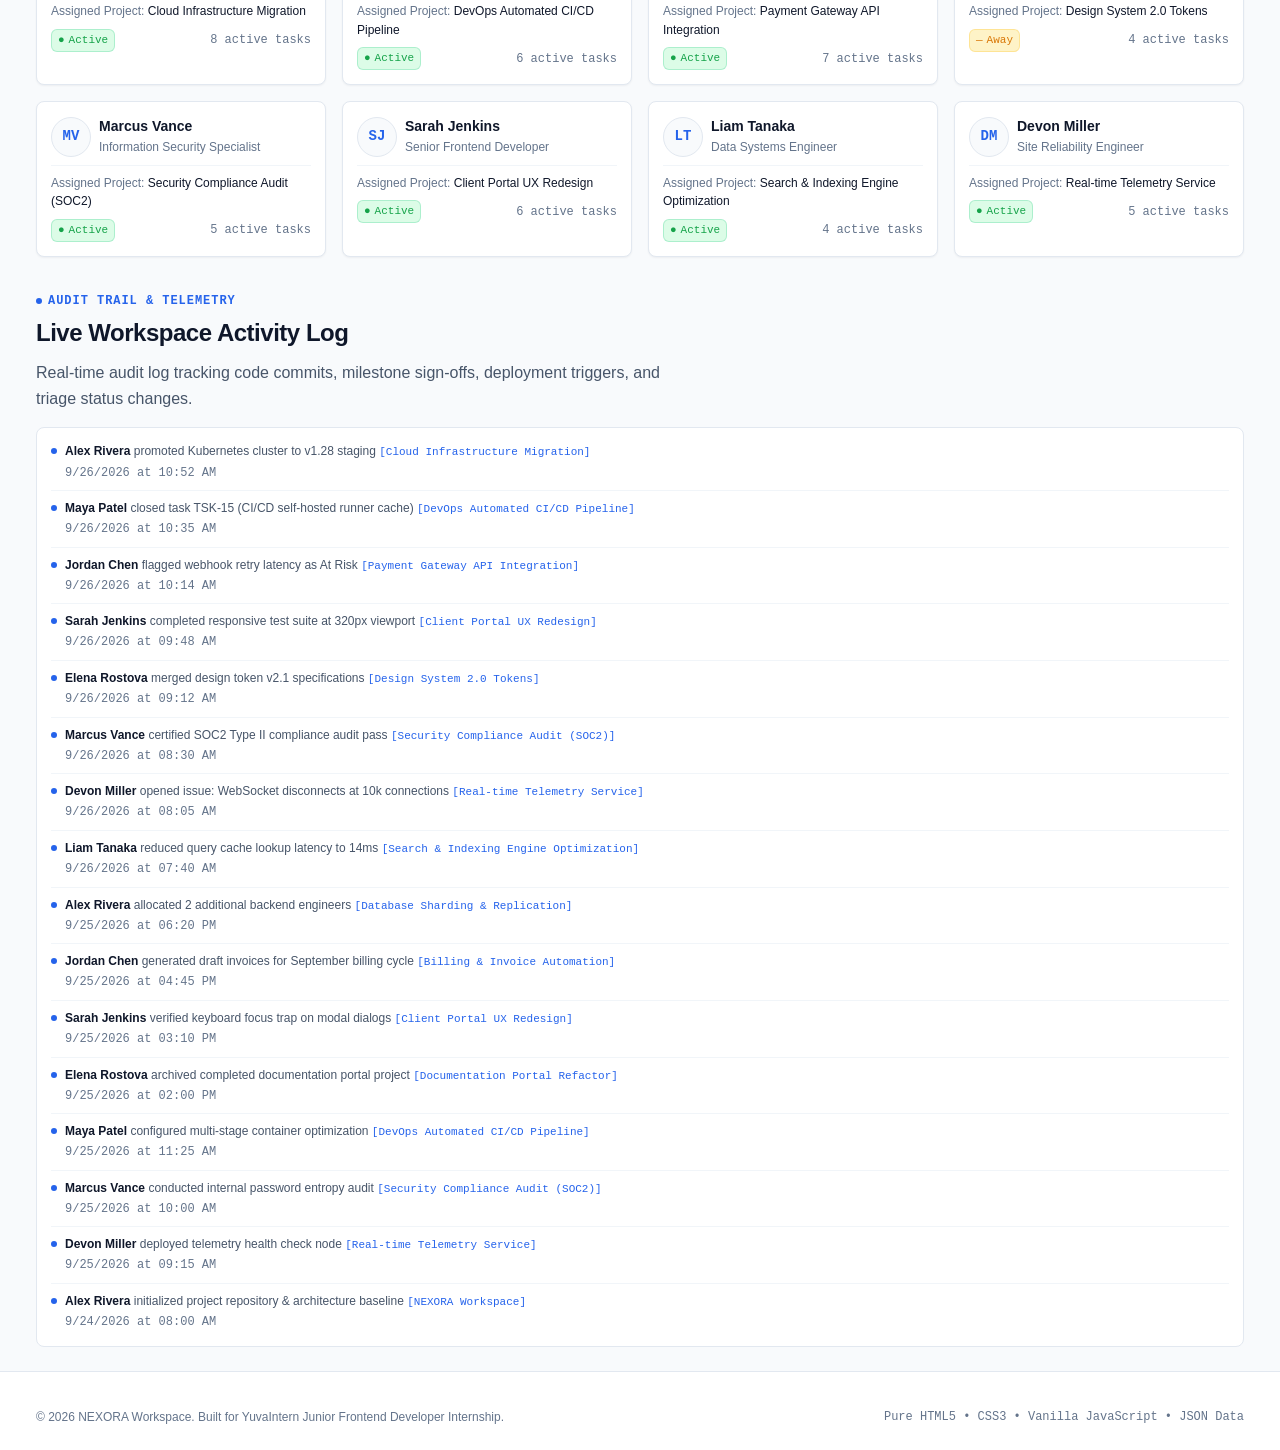
<file: dashboard.html>
<!DOCTYPE html>
<html lang="en">
<head>
  <meta charset="UTF-8">
  <meta name="viewport" content="width=device-width, initial-scale=1.0">
  <meta name="description" content="NEXORA Engineering Dashboard — Real-time software project tracking, cross-functional team allocation, priority triage, and workspace analytics with zero dependencies.">
  <meta name="theme-color" content="#F8FAFC">
  <title>NEXORA — Project & Team Analytics Dashboard</title>
  <link rel="stylesheet" href="css/style.css">
</head>
<body>
  <!-- Accessible Skip Link -->
  <a href="#dashboard-main" class="skip-link">Skip to main dashboard</a>

  <!-- Header -->
  <header class="site-header" role="banner">
    <div class="container header-container">
      <div style="display: flex; align-items: center; gap: var(--space-4);">
        <a href="index.html" class="brand-logo" aria-label="NEXORA Home">
          <span class="brand-icon" aria-hidden="true">
            <svg viewBox="0 0 24 24" fill="none" stroke="currentColor" stroke-width="2" stroke-linecap="round" stroke-linejoin="round">
              <polyline points="16 18 22 12 16 6"></polyline>
              <polyline points="8 6 2 12 8 18"></polyline>
            </svg>
          </span>
          <span>NEXORA</span>
        </a>
        <span style="color: var(--color-border); font-size: var(--text-sm);" aria-hidden="true">/</span>
        <span style="font-family: var(--font-mono); font-size: var(--text-xs); color: var(--color-text-secondary);">Workspace Hub</span>
      </div>

      <!-- Navigation Links -->
      <nav class="nav-desktop" aria-label="Dashboard Landmarks">
        <a href="#overview-section" class="nav-link">Overview</a>
        <a href="#charts-section" class="nav-link">Visual Analytics</a>
        <a href="#projects-section" class="nav-link">Projects</a>
        <a href="#team-section" class="nav-link">Team</a>
        <a href="#activity-section" class="nav-link">Activity</a>
      </nav>

      <!-- Action Area -->
      <div class="header-actions">
        <a href="index.html" class="link-arrow" style="font-size: var(--text-xs);">
          <span>Landing Page</span>
          <svg width="14" height="14" viewBox="0 0 24 24" fill="none" stroke="currentColor" stroke-width="2" stroke-linecap="round" stroke-linejoin="round" aria-hidden="true">
            <line x1="5" y1="12" x2="19" y2="12"></line>
            <polyline points="12 5 19 12 12 19"></polyline>
          </svg>
        </a>
      </div>
    </div>
  </header>

  <!-- Dashboard Topbar -->
  <div class="dashboard-topbar">
    <div class="container dashboard-topbar-inner">
      <div class="dashboard-title-area">
        <h1 class="dashboard-page-title">Engineering Dashboard</h1>
        <span class="dashboard-version-pill">v2.4 Production</span>
        <span class="status-badge status-active" id="live-telemetry-badge" style="font-size: 11px;">
          <span aria-hidden="true">●</span> Live Telemetry
        </span>
      </div>

      <div class="dashboard-actions">
        <span style="font-family: var(--font-mono); font-size: var(--text-xs); color: var(--color-text-muted);" id="last-sync-time" aria-live="polite">
          Synced: Just now
        </span>
        <button type="button" class="btn btn-secondary" id="refresh-btn" aria-label="Refresh workspace data from server" style="min-height: 38px; padding: var(--space-2) var(--space-4); font-size: var(--text-xs);">
          <svg id="refresh-icon" width="14" height="14" viewBox="0 0 24 24" fill="none" stroke="currentColor" stroke-width="2" stroke-linecap="round" stroke-linejoin="round" aria-hidden="true">
            <polyline points="23 4 23 10 17 10"></polyline>
            <polyline points="1 20 1 14 7 14"></polyline>
            <path d="M3.51 9a9 9 0 0 1 14.85-3.36L23 10M1 14l4.64 4.36A9 9 0 0 0 20.49 15"></path>
          </svg>
          <span id="refresh-btn-label">Refresh Workspace</span>
        </button>
      </div>
    </div>
  </div>

  <!-- Main Dashboard Landmark -->
  <main id="dashboard-main" class="container" style="padding-top: var(--space-4); padding-bottom: var(--space-10);">
    <!-- Loading State Container -->
    <div id="loading-state-container" class="empty-state-box" style="display: none;" aria-live="polite">
      <span class="spinner" style="width: 32px; height: 32px; border-width: 3px;" aria-hidden="true"></span>
      <h2 class="empty-state-title">Loading workspace data...</h2>
      <p class="empty-state-text">Fetching projects, team allocations, and task metrics from storage.</p>
    </div>

    <!-- Error State Container -->
    <div id="error-state-container" class="error-state-box" style="display: none; background-color: var(--color-surface); border: 1px solid var(--status-at-risk); border-radius: var(--radius-md);" role="alert">
      <svg width="36" height="36" viewBox="0 0 24 24" fill="none" stroke="currentColor" stroke-width="2" stroke-linecap="round" stroke-linejoin="round" style="color: var(--status-at-risk);" aria-hidden="true">
        <circle cx="12" cy="12" r="10"></circle>
        <line x1="12" y1="8" x2="12" y2="12"></line>
        <line x1="12" y1="16" x2="12.01" y2="16"></line>
      </svg>
      <h2 class="empty-state-title" style="color: var(--status-at-risk);">Unable to load workspace data.</h2>
      <p class="empty-state-text" id="error-message-text">Please verify your local connection or development server status and try again.</p>
      <button type="button" class="btn btn-primary" id="retry-fetch-btn">Retry Connection</button>
    </div>

    <!-- Dashboard Content Area (Dynamically Populated) -->
    <div id="dashboard-content-area">
      <!-- 1. Overview Section: 6 Dynamic Calculated Summary Cards -->
      <section id="overview-section" aria-labelledby="overview-heading">
        <h2 id="overview-heading" class="sr-only">Workspace Summary Metrics</h2>
        <div class="overview-grid">
          <!-- Card 1: Total Projects -->
          <article class="overview-card">
            <div class="overview-card-header">
              <span>Total Projects</span>
              <svg width="14" height="14" viewBox="0 0 24 24" fill="none" stroke="currentColor" stroke-width="2" stroke-linecap="round" stroke-linejoin="round" aria-hidden="true"><rect x="3" y="3" width="18" height="18" rx="2" ry="2"></rect><line x1="3" y1="9" x2="21" y2="9"></line><line x1="9" y1="21" x2="9" y2="9"></line></svg>
            </div>
            <div class="overview-card-val" id="metric-total-projects">--</div>
            <div class="overview-card-sub">Active repository initiatives</div>
          </article>

          <!-- Card 2: Active Projects -->
          <article class="overview-card" style="border-left: 3px solid var(--status-active);">
            <div class="overview-card-header">
              <span>Active</span>
              <span class="status-badge status-active" style="padding: 1px 4px; font-size: 10px;"><span aria-hidden="true">●</span> Live</span>
            </div>
            <div class="overview-card-val" id="metric-active-projects" style="color: var(--status-active);">--</div>
            <div class="overview-card-sub">In active sprint delivery</div>
          </article>

          <!-- Card 3: Completed Projects -->
          <article class="overview-card" style="border-left: 3px solid var(--status-completed);">
            <div class="overview-card-header">
              <span>Completed</span>
              <span class="status-badge status-completed" style="padding: 1px 4px; font-size: 10px;"><span aria-hidden="true">✓</span> Done</span>
            </div>
            <div class="overview-card-val" id="metric-completed-projects" style="color: var(--status-completed);">--</div>
            <div class="overview-card-sub">Verified & deployed</div>
          </article>

          <!-- Card 4: Team Members -->
          <article class="overview-card">
            <div class="overview-card-header">
              <span>Team Members</span>
              <svg width="14" height="14" viewBox="0 0 24 24" fill="none" stroke="currentColor" stroke-width="2" stroke-linecap="round" stroke-linejoin="round" aria-hidden="true"><path d="M17 21v-2a4 4 0 0 0-4-4H5a4 4 0 0 0-4 4v2"></path><circle cx="9" cy="7" r="4"></circle></svg>
            </div>
            <div class="overview-card-val" id="metric-team-count">--</div>
            <div class="overview-card-sub">Cross-functional squads</div>
          </article>

          <!-- Card 5: Total Tasks -->
          <article class="overview-card">
            <div class="overview-card-header">
              <span>Managed Tasks</span>
              <svg width="14" height="14" viewBox="0 0 24 24" fill="none" stroke="currentColor" stroke-width="2" stroke-linecap="round" stroke-linejoin="round" aria-hidden="true"><path d="M9 11l3 3L22 4"></path><path d="M21 12v7a2 2 0 0 1-2 2H5a2 2 0 0 1-2-2V5a2 2 0 0 1 2-2h11"></path></svg>
            </div>
            <div class="overview-card-val" id="metric-task-count">--</div>
            <div class="overview-card-sub">Across all project milestones</div>
          </article>

          <!-- Card 6: Average Progress -->
          <article class="overview-card" style="border-left: 3px solid var(--color-accent);">
            <div class="overview-card-header">
              <span>Average Progress</span>
              <span style="font-family: var(--font-mono); color: var(--color-accent);">Overall</span>
            </div>
            <div class="overview-card-val" id="metric-avg-progress">--%</div>
            <div class="overview-card-sub">
              <div class="preview-progress-bar" style="width: 100%; margin: 0;" role="progressbar" aria-valuenow="0" aria-valuemin="0" aria-valuemax="100" id="metric-avg-progress-bar">
                <div class="preview-progress-fill" id="metric-avg-progress-fill" style="width: 0%;"></div>
              </div>
            </div>
          </article>
        </div>
      </section>

      <!-- 2. Data Visualization Section (Pure HTML/CSS/JS Chart + Screen Reader Alternative) -->
      <section id="charts-section" class="charts-grid" aria-labelledby="analytics-heading">
        <!-- Chart 1: Project Status Distribution -->
        <article class="chart-card">
          <div class="chart-card-header">
            <h2 id="analytics-heading" class="chart-card-title">
              <svg width="18" height="18" viewBox="0 0 24 24" fill="none" stroke="currentColor" stroke-width="2" stroke-linecap="round" stroke-linejoin="round" aria-hidden="true" style="color: var(--color-accent);"><line x1="18" y1="20" x2="18" y2="10"></line><line x1="12" y1="20" x2="12" y2="4"></line><line x1="6" y1="20" x2="6" y2="14"></line></svg>
              <span>Project Status Distribution</span>
            </h2>
            <span style="font-family: var(--font-mono); font-size: var(--text-xs); color: var(--color-text-muted);">Dynamically Calculated</span>
          </div>

          <!-- Pure HTML/CSS Bar Meters -->
          <div class="chart-bars-container" id="status-chart-container" role="region" aria-label="Visual Status Distribution Chart">
            <!-- Rendered by JS -->
          </div>

          <!-- Accessible Text Alternative Table for Screen Readers -->
          <div class="sr-only">
            <table id="status-accessible-table">
              <caption>Accessible Text Summary: Project Status Distribution</caption>
              <thead>
                <tr>
                  <th scope="col">Status Classification</th>
                  <th scope="col">Project Count</th>
                  <th scope="col">Percentage Allocation</th>
                </tr>
              </thead>
              <tbody id="status-accessible-tbody">
                <!-- Dynamically populated -->
              </tbody>
            </table>
          </div>

          <div class="chart-legend" aria-hidden="true">
            <div class="chart-legend-item">
              <span class="legend-swatch" style="background-color: var(--status-active);"></span>
              <span>● Active</span>
            </div>
            <div class="chart-legend-item">
              <span class="legend-swatch" style="background-color: var(--status-completed);"></span>
              <span>✓ Completed</span>
            </div>
            <div class="chart-legend-item">
              <span class="legend-swatch" style="background-color: var(--status-at-risk);"></span>
              <span>! At Risk</span>
            </div>
            <div class="chart-legend-item">
              <span class="legend-swatch" style="background-color: var(--status-on-hold);"></span>
              <span>— On Hold</span>
            </div>
          </div>
        </article>

        <!-- Chart 2: Category Allocation Breakdown -->
        <article class="chart-card">
          <div class="chart-card-header">
            <h3 class="chart-card-title">
              <svg width="18" height="18" viewBox="0 0 24 24" fill="none" stroke="currentColor" stroke-width="2" stroke-linecap="round" stroke-linejoin="round" aria-hidden="true" style="color: var(--color-accent);"><circle cx="12" cy="12" r="10"></circle><path d="M12 2a10 10 0 0 1 10 10H12z"></path></svg>
              <span>Category Allocation</span>
            </h3>
            <span style="font-family: var(--font-mono); font-size: var(--text-xs); color: var(--color-text-muted);">Domain Breakdown</span>
          </div>

          <div class="chart-bars-container" id="category-chart-container" role="region" aria-label="Visual Category Breakdown Chart">
            <!-- Rendered by JS -->
          </div>
        </article>
      </section>

      <!-- 3. Projects Section: Search, Multi-Filter, Sorting & Responsive Table -->
      <section id="projects-section" aria-labelledby="projects-heading">
        <div style="display: flex; align-items: center; justify-content: space-between; margin-bottom: var(--space-4); flex-wrap: wrap; gap: var(--space-2);">
          <h2 id="projects-heading" style="font-size: var(--text-xl); font-weight: 700; color: var(--color-text-primary);">
            Managed Projects Repository
          </h2>
          <span style="font-size: var(--text-xs); color: var(--color-text-muted);">
            Click any row or project name to view granular specifications
          </span>
        </div>

        <!-- Filter & Search Toolbar -->
        <div class="table-toolbar" role="search" aria-label="Filter and Search Projects">
          <div class="toolbar-left">
            <!-- Search Input -->
            <div class="search-input-wrapper">
              <svg class="search-icon" viewBox="0 0 24 24" fill="none" stroke="currentColor" stroke-width="2" stroke-linecap="round" stroke-linejoin="round" aria-hidden="true">
                <circle cx="11" cy="11" r="8"></circle>
                <line x1="21" y1="21" x2="16.65" y2="16.65"></line>
              </svg>
              <input type="search" class="input-control" id="search-input" placeholder="Search by name, owner, or category..." aria-label="Search projects by name, owner, or category">
            </div>

            <!-- Status Filter -->
            <label for="filter-status" class="sr-only">Filter by Status</label>
            <select class="select-control" id="filter-status">
              <option value="all">Status: All</option>
              <option value="Active">Status: Active</option>
              <option value="Completed">Status: Completed</option>
              <option value="At Risk">Status: At Risk</option>
              <option value="On Hold">Status: On Hold</option>
            </select>

            <!-- Priority Filter -->
            <label for="filter-priority" class="sr-only">Filter by Priority</label>
            <select class="select-control" id="filter-priority">
              <option value="all">Priority: All</option>
              <option value="High">Priority: High</option>
              <option value="Medium">Priority: Medium</option>
              <option value="Low">Priority: Low</option>
            </select>

            <!-- Category Filter -->
            <label for="filter-category" class="sr-only">Filter by Category</label>
            <select class="select-control" id="filter-category">
              <option value="all">Category: All</option>
              <option value="Infrastructure">Infrastructure</option>
              <option value="Security">Security</option>
              <option value="Backend">Backend</option>
              <option value="Design">Design</option>
              <option value="DevOps">DevOps</option>
              <option value="Frontend">Frontend</option>
            </select>

            <!-- Reset Filters Button -->
            <button type="button" class="btn btn-secondary" id="reset-filters-btn" style="min-height: 40px; padding: 0 var(--space-3); font-size: var(--text-xs);" aria-label="Reset all search queries and filters">
              Reset Filters
            </button>
          </div>

          <div class="toolbar-right">
            <span id="results-count-label" aria-live="polite">Showing 12 of 12 projects</span>
          </div>
        </div>

        <!-- Responsive Projects Table Container -->
        <div class="data-table-container">
          <table class="data-table" id="projects-table" aria-label="Projects Table">
            <thead>
              <tr>
                <th scope="col" class="sortable" data-sort-key="name" tabindex="0" role="button" aria-sort="none">
                  Project <span class="sort-indicator" aria-hidden="true">↕</span>
                </th>
                <th scope="col" class="sortable" data-sort-key="category" tabindex="0" role="button" aria-sort="none">
                  Category <span class="sort-indicator" aria-hidden="true">↕</span>
                </th>
                <th scope="col" class="sortable" data-sort-key="owner" tabindex="0" role="button" aria-sort="none">
                  Owner <span class="sort-indicator" aria-hidden="true">↕</span>
                </th>
                <th scope="col" class="sortable" data-sort-key="status" tabindex="0" role="button" aria-sort="none">
                  Status <span class="sort-indicator" aria-hidden="true">↕</span>
                </th>
                <th scope="col" class="sortable" data-sort-key="progress" tabindex="0" role="button" aria-sort="none">
                  Progress <span class="sort-indicator" aria-hidden="true">↕</span>
                </th>
                <th scope="col" class="sortable" data-sort-key="priority" tabindex="0" role="button" aria-sort="none">
                  Priority <span class="sort-indicator" aria-hidden="true">↕</span>
                </th>
                <th scope="col" class="sortable" data-sort-key="deadline" tabindex="0" role="button" aria-sort="none">
                  Deadline <span class="sort-indicator" aria-hidden="true">↕</span>
                </th>
                <th scope="col">Team</th>
                <th scope="col">Action</th>
              </tr>
            </thead>
            <tbody id="projects-table-body">
              <!-- Dynamically populated via js/dashboard.js -->
            </tbody>
          </table>

          <!-- Empty State (Shown when 0 matches) -->
          <div id="table-empty-state" class="empty-state-box" style="display: none;">
            <svg class="empty-state-icon" viewBox="0 0 24 24" fill="none" stroke="currentColor" stroke-width="2" stroke-linecap="round" stroke-linejoin="round" aria-hidden="true">
              <circle cx="11" cy="11" r="8"></circle>
              <line x1="21" y1="21" x2="16.65" y2="16.65"></line>
              <line x1="8" y1="11" x2="14" y2="11"></line>
            </svg>
            <h3 class="empty-state-title">No projects found.</h3>
            <p class="empty-state-text">No active initiatives match your current search term or filter criteria. Try broadening your parameters.</p>
            <button type="button" class="btn btn-secondary" id="empty-reset-btn">Reset All Filters</button>
          </div>
        </div>
      </section>

      <!-- 4. Team Section -->
      <section id="team-section" style="margin-bottom: var(--space-12);" aria-labelledby="team-heading">
        <header class="section-header" style="margin-bottom: var(--space-6);">
          <span class="section-tag">Engineering Squads</span>
          <h2 id="team-heading" class="section-title" style="font-size: var(--text-2xl);">Cross-Functional Team Roster</h2>
          <p class="section-description">
            Dedicated squad leads, systems architects, and individual contributors mapped directly to active delivery pipelines.
          </p>
        </header>

        <div class="team-grid" id="team-grid-container">
          <!-- Dynamically populated via js/dashboard.js -->
        </div>
      </section>

      <!-- 5. Activity Stream Section -->
      <section id="activity-section" aria-labelledby="activity-heading">
        <header class="section-header" style="margin-bottom: var(--space-6);">
          <span class="section-tag">Audit Trail & Telemetry</span>
          <h2 id="activity-heading" class="section-title" style="font-size: var(--text-2xl);">Live Workspace Activity Log</h2>
          <p class="section-description">
            Real-time audit log tracking code commits, milestone sign-offs, deployment triggers, and triage status changes.
          </p>
        </header>

        <div class="showcase-panel" style="background-color: var(--color-surface); border: 1px solid var(--color-border); border-radius: var(--radius-md);">
          <div class="activity-feed-list" id="activity-feed-container" role="feed" aria-label="Real-time Workspace Activity Feed">
            <!-- Dynamically populated via js/dashboard.js -->
          </div>
        </div>
      </section>
    </div>
  </main>

  <!-- Project Details Modal Dialog (Accessible W3C Pattern) -->
  <div id="project-detail-modal" class="modal-backdrop" role="dialog" aria-modal="true" aria-labelledby="modal-proj-name" hidden>
    <div class="modal-container">
      <header class="modal-header">
        <h2 id="modal-proj-name" class="modal-title">
          <svg width="20" height="20" viewBox="0 0 24 24" fill="none" stroke="currentColor" stroke-width="2" stroke-linecap="round" stroke-linejoin="round" aria-hidden="true" style="color: var(--color-accent);"><polyline points="16 18 22 12 16 6"></polyline><polyline points="8 6 2 12 8 18"></polyline></svg>
          <span id="modal-field-title">Project Name</span>
        </h2>
        <button type="button" class="modal-close-btn" data-modal-close aria-label="Close project modal">&times;</button>
      </header>

      <div class="modal-body">
        <div style="display: flex; gap: var(--space-2); align-items: center; flex-wrap: wrap;">
          <span id="modal-field-status" class="status-badge status-active">● Active</span>
          <span id="modal-field-priority" class="preview-badge preview-badge-high">High Priority</span>
          <span id="modal-field-id" style="font-family: var(--font-mono); font-size: var(--text-xs); color: var(--color-text-muted);">ID: PRJ-000</span>
          <span id="modal-field-category" style="font-family: var(--font-mono); font-size: var(--text-xs); background-color: var(--color-bg); padding: 2px 6px; border-radius: 2px; border: 1px solid var(--color-border-subtle);">Category</span>
        </div>

        <p id="modal-field-desc" style="font-size: var(--text-sm); color: var(--color-text-secondary); line-height: 1.6;">
          Project detailed description goes here.
        </p>

        <div>
          <div style="display: flex; justify-content: space-between; font-size: var(--text-xs); margin-bottom: 4px;">
            <span style="font-weight: 600;">Overall Progress</span>
            <span id="modal-field-progress-num" style="font-family: var(--font-mono);">0%</span>
          </div>
          <div class="preview-progress-bar" role="progressbar" aria-valuenow="0" aria-valuemin="0" aria-valuemax="100" id="modal-field-progress-bar">
            <div class="preview-progress-fill" id="modal-field-progress-fill" style="width: 0%;"></div>
          </div>
        </div>

        <div style="display: grid; grid-template-columns: 1fr 1fr; gap: var(--space-4); background-color: var(--color-bg); padding: var(--space-4); border-radius: var(--radius-sm); border: 1px solid var(--color-border-subtle); font-size: var(--text-xs);">
          <div>
            <span style="color: var(--color-text-muted); display: block;">Project Lead / Owner:</span>
            <span id="modal-field-owner" style="font-weight: 600; color: var(--color-text-primary);">Owner Name</span>
          </div>
          <div>
            <span style="color: var(--color-text-muted); display: block;">Target Delivery:</span>
            <span id="modal-field-deadline" style="font-family: var(--font-mono); color: var(--color-text-primary);">YYYY-MM-DD</span>
          </div>
          <div>
            <span style="color: var(--color-text-muted); display: block;">Team Capacity:</span>
            <span id="modal-field-teamsize" style="color: var(--color-text-primary);">0 Engineers</span>
          </div>
          <div>
            <span style="color: var(--color-text-muted); display: block;">Health Rating:</span>
            <span id="modal-field-health" style="color: var(--color-accent); font-weight: 600;">Nominal</span>
          </div>
        </div>

        <!-- Associated Tasks List in Modal -->
        <div>
          <h3 style="font-size: var(--text-xs); font-family: var(--font-mono); text-transform: uppercase; color: var(--color-text-muted); letter-spacing: 0.05em; margin-bottom: var(--space-2);">
            Associated Milestone Tasks
          </h3>
          <div id="modal-task-list" class="modal-task-list">
            <!-- Dynamically populated -->
          </div>
        </div>
      </div>

      <footer class="modal-footer">
        <button type="button" class="btn btn-secondary" data-modal-close>Close</button>
      </footer>
    </div>
  </div>

  <!-- Reusable Toast Live Region -->
  <div id="toast-container" class="toast-container" aria-live="polite" aria-atomic="true"></div>

  <!-- Footer -->
  <footer class="site-footer" role="contentinfo">
    <div class="container">
      <div class="footer-bottom" style="border: none; padding-top: 0;">
        <div>&copy; 2026 NEXORA Workspace. Built for YuvaIntern Junior Frontend Developer Internship.</div>
        <div style="font-family: var(--font-mono);">Pure HTML5 &bull; CSS3 &bull; Vanilla JavaScript &bull; JSON Data</div>
      </div>
    </div>
  </footer>

  <!-- Dashboard Script -->
  <script src="js/dashboard.js" defer></script>
</body>
</html>
</file>
<file: css/style.css>
/* ==========================================================================
   NEXORA — Design System & Master Stylesheet
   Architecture: Pure CSS3, CSS Grid, Flexbox, CSS Custom Properties
   Theme: Minimalist Developer/SaaS Aesthetic (#111318, #F6F4EF, #3ECF8E)
   Rules: No gradients, no excessive glow, no purple, no glassmorphism, no clutter.
   ========================================================================== */

/* --------------------------------------------------------------------------
   1. Design Tokens & CSS Custom Properties
   -------------------------------------------------------------------------- */
:root {
  /* Color Palette — Modern Clean Light Theme (SaaS Aesthetic) */
  --color-bg: #F8FAFC;              /* Clean Slate-50 Background Canvas */
  --color-surface: #FFFFFF;         /* Crisp Pure White Surface */
  --color-surface-hover: #F1F5F9;   /* Slate-100 Hover */
  --color-surface-active: #E2E8F0;  /* Slate-200 Active */
  --color-surface-elevated: #F8FAFC;/* Slate-50 Header / Subpanel */
  
  --color-border: #E2E8F0;          /* Clean Slate-200 Hairline Border */
  --color-border-subtle: #F1F5F9;   /* Slate-100 Subtle Border */
  --color-border-focus: #2563EB;    /* Vibrant Royal Blue Focus */

  --color-text-primary: #0F172A;    /* Rich Deep Navy (Contrast ratio > 14:1) */
  --color-text-secondary: #475569;  /* Crisp Slate-600 */
  --color-text-muted: #64748B;      /* Slate-500 */
  --color-text-inverse: #FFFFFF;

  /* Accent Color (Vibrant Royal Blue #2563EB) */
  --color-accent: #2563EB;
  --color-accent-hover: #1D4ED8;
  --color-accent-active: #1E40AF;
  --color-accent-subtle: rgba(37, 99, 235, 0.08);
  --color-accent-text: #FFFFFF;     /* Pure white high-contrast text on accent button */

  /* Status Colors (Light Theme Semantic Badges) */
  --status-active: #16A34A;
  --status-active-bg: #DCFCE7;
  --status-completed: #2563EB;
  --status-completed-bg: #DBEAFE;
  --status-at-risk: #DC2626;
  --status-at-risk-bg: #FEE2E2;
  --status-on-hold: #D97706;
  --status-on-hold-bg: #FEF3C7;

  /* Typography */
  --font-mono: 'JetBrains Mono', 'Fira Code', SFMono-Regular, Menlo, Monaco, Consolas, 'Liberation Mono', 'Courier New', monospace;
  --font-sans: -apple-system, BlinkMacSystemFont, 'Segoe UI', Roboto, Helvetica, Arial, sans-serif;

  /* Type Scale */
  --text-xs: 0.75rem;     /* 12px */
  --text-sm: 0.875rem;    /* 14px */
  --text-base: 1rem;      /* 16px */
  --text-lg: 1.125rem;    /* 18px */
  --text-xl: 1.25rem;     /* 20px */
  --text-2xl: 1.5rem;     /* 24px */
  --text-3xl: 1.875rem;   /* 30px */
  --text-4xl: 2.25rem;    /* 36px */
  --text-5xl: 3rem;       /* 48px */
  --text-hero: clamp(2rem, 4vw, 3rem);

  /* High-Density Engineering Spacing Scale */
  --space-1: 0.1875rem;   /* 3px */
  --space-2: 0.375rem;    /* 6px */
  --space-3: 0.5rem;      /* 8px */
  --space-4: 0.75rem;     /* 12px */
  --space-5: 0.875rem;    /* 14px */
  --space-6: 1rem;        /* 16px */
  --space-8: 1.25rem;     /* 20px */
  --space-10: 1.5rem;     /* 24px */
  --space-12: 1.875rem;   /* 30px */
  --space-16: 2.25rem;    /* 36px */
  --space-20: 2.75rem;    /* 44px */
  --space-24: 3.25rem;    /* 52px */

  /* Modern Rounded SaaS Layout Tokens */
  --container-max: 1240px;
  --header-height: 3.25rem; /* 52px */
  --radius-sm: 6px;
  --radius-md: 8px;
  --radius-lg: 12px;
  --radius-pill: 9999px;
  --transition-fast: 150ms cubic-bezier(0.4, 0, 0.2, 1);
  --transition-normal: 220ms cubic-bezier(0.4, 0, 0.2, 1);

  /* Shadows — Modern Soft SaaS Layering */
  --shadow-sm: 0 1px 2px 0 rgba(15, 23, 42, 0.05);
  --shadow-md: 0 4px 6px -1px rgba(15, 23, 42, 0.07), 0 2px 4px -2px rgba(15, 23, 42, 0.05);
  --shadow-lg: 0 10px 15px -3px rgba(15, 23, 42, 0.08), 0 4px 6px -4px rgba(15, 23, 42, 0.04);
}

/* --------------------------------------------------------------------------
   2. Reset & Base Styles
   -------------------------------------------------------------------------- */
*, *::before, *::after {
  box-sizing: border-box;
  margin: 0;
  padding: 0;
}

html {
  font-family: var(--font-sans);
  font-size: 16px;
  line-height: 1.55;
  background-color: var(--color-bg);
  color: var(--color-text-primary);
  scroll-behavior: smooth;
  text-rendering: optimizeLegibility;
  -webkit-font-smoothing: antialiased;
  -moz-osx-font-smoothing: grayscale;
}

body {
  min-height: 100vh;
  display: flex;
  flex-direction: column;
  background-color: var(--color-bg);
  color: var(--color-text-primary);
  overflow-x: hidden;
}

img, svg {
  display: block;
  max-width: 100%;
}

a {
  color: inherit;
  text-decoration: none;
  transition: color var(--transition-fast);
}

button {
  font-family: inherit;
  font-size: inherit;
  color: inherit;
  background: none;
  border: none;
  cursor: pointer;
}

ul, ol {
  list-style: none;
}

/* Custom Scrollbars (Sleek Warm Graphite & Industrial Accent) */
::-webkit-scrollbar {
  width: 8px;
  height: 8px;
}

::-webkit-scrollbar-track {
  background: #F8FAFC;
}

::-webkit-scrollbar-thumb {
  background: #CBD5E1;
  border-radius: var(--radius-sm);
  border: 2px solid #F8FAFC;
}

::-webkit-scrollbar-thumb:hover {
  background: #94A3B8;
}

* {
  scrollbar-width: thin;
  scrollbar-color: #CBD5E1 #F8FAFC;
}

/* --------------------------------------------------------------------------
   3. Accessibility & Focus States (Week 3 Enhancement)
   -------------------------------------------------------------------------- */
/* High visibility focus indicator */
:focus-visible {
  outline: 2px solid var(--color-border-focus);
  outline-offset: 2px;
}

/* Remove default focus ring on mouse click if not navigating via keyboard */
:focus:not(:focus-visible) {
  outline: none;
}

/* Specific high-contrast focus rings for colored surfaces */
.btn-primary:focus-visible {
  outline: 2px solid var(--color-text-primary);
  outline-offset: 2px;
}

.skip-link:focus {
  top: 1rem;
  outline: 2px solid var(--color-text-primary);
  outline-offset: 2px;
}


/* Screen reader only utility */
.sr-only {
  position: absolute;
  width: 1px;
  height: 1px;
  padding: 0;
  margin: -1px;
  overflow: hidden;
  clip: rect(0, 0, 0, 0);
  white-space: nowrap;
  border-width: 0;
}

/* --------------------------------------------------------------------------
   4. Layout Containers & Grid Utilities
   -------------------------------------------------------------------------- */
.container {
  width: 100%;
  max-width: var(--container-max);
  margin-left: auto;
  margin-right: auto;
  padding-left: var(--space-6);
  padding-right: var(--space-6);
}

.section {
  padding-top: var(--space-12);
  padding-bottom: var(--space-12);
  border-bottom: 1px solid var(--color-border-subtle);
}

.section-header {
  margin-bottom: var(--space-6);
  max-width: 640px;
}

.section-tag {
  display: inline-flex;
  align-items: center;
  gap: var(--space-2);
  font-family: var(--font-mono);
  font-size: var(--text-xs);
  font-weight: 600;
  letter-spacing: 0.08em;
  text-transform: uppercase;
  color: var(--color-accent);
  margin-bottom: var(--space-3);
}

.section-tag::before {
  content: "";
  display: inline-block;
  width: 6px;
  height: 6px;
  background-color: var(--color-accent);
  border-radius: 50%;
}

.section-title {
  font-size: var(--text-3xl);
  font-weight: 700;
  color: var(--color-text-primary);
  line-height: 1.25;
  margin-bottom: var(--space-4);
  letter-spacing: -0.02em;
}

.section-description {
  font-size: var(--text-base);
  color: var(--color-text-secondary);
  line-height: 1.6;
}

/* --------------------------------------------------------------------------
   5. Buttons & Interactive Links
   -------------------------------------------------------------------------- */
.btn {
  display: inline-flex;
  align-items: center;
  justify-content: center;
  gap: var(--space-2);
  padding: var(--space-2) var(--space-4);
  font-weight: 600;
  font-size: var(--text-xs);
  border-radius: var(--radius-sm);
  transition: background-color var(--transition-fast), border-color var(--transition-fast), color var(--transition-fast);
  white-space: nowrap;
  min-height: 34px; /* Touch target size */
  min-width: 44px;
}

.btn-primary {
  background-color: var(--color-accent);
  color: var(--color-accent-text);
  border: 1px solid var(--color-accent);
}

.btn-primary:hover {
  background-color: var(--color-accent-hover);
  border-color: var(--color-accent-hover);
}

.btn-primary:active {
  background-color: var(--color-accent-active);
  border-color: var(--color-accent-active);
}

.btn-secondary {
  background-color: var(--color-surface);
  color: var(--color-text-primary);
  border: 1px solid var(--color-border);
}

.btn-secondary:hover {
  background-color: var(--color-surface-hover);
  border-color: var(--color-text-muted);
}

.btn-secondary:active {
  background-color: var(--color-surface-active);
}

.link-arrow {
  display: inline-flex;
  align-items: center;
  gap: var(--space-2);
  color: var(--color-text-secondary);
  font-weight: 500;
  font-size: var(--text-sm);
  transition: color var(--transition-fast), gap var(--transition-fast);
  min-height: 44px;
}

.link-arrow:hover {
  color: var(--color-accent);
  gap: var(--space-3);
}

.link-arrow svg {
  transition: transform var(--transition-fast);
}

.link-arrow:hover svg {
  transform: translateX(3px);
}

/* --------------------------------------------------------------------------
   6. Header & Navigation
   -------------------------------------------------------------------------- */
.site-header {
  position: sticky;
  top: 0;
  z-index: 100;
  height: var(--header-height);
  background-color: var(--color-bg);
  border-bottom: 1px solid var(--color-border);
}

.header-container {
  display: flex;
  align-items: center;
  justify-content: space-between;
  height: 100%;
}

.brand-logo {
  display: flex;
  align-items: center;
  gap: var(--space-3);
  font-family: var(--font-mono);
  font-size: var(--text-lg);
  font-weight: 700;
  letter-spacing: -0.03em;
  color: var(--color-text-primary);
}

.brand-icon {
  width: 28px;
  height: 28px;
  background-color: var(--color-surface);
  border: 1px solid var(--color-border);
  border-radius: var(--radius-sm);
  display: flex;
  align-items: center;
  justify-content: center;
  color: var(--color-accent);
}

.brand-icon svg {
  width: 16px;
  height: 16px;
}

.nav-desktop {
  display: flex;
  align-items: center;
  gap: var(--space-8);
}

.nav-link {
  font-size: var(--text-sm);
  font-weight: 500;
  color: var(--color-text-secondary);
  padding: var(--space-2) 0;
  position: relative;
  transition: color var(--transition-fast);
}

.nav-link:hover,
.nav-link[aria-current="page"] {
  color: var(--color-text-primary);
}

.nav-link[aria-current="page"]::after {
  content: "";
  position: absolute;
  bottom: -4px;
  left: 0;
  right: 0;
  height: 2px;
  background-color: var(--color-accent);
}

.header-actions {
  display: flex;
  align-items: center;
  gap: var(--space-4);
}

/* Mobile Nav Toggle Button */
.nav-toggle-btn {
  display: none;
  width: 44px;
  height: 44px;
  align-items: center;
  justify-content: center;
  background-color: var(--color-surface);
  border: 1px solid var(--color-border);
  border-radius: var(--radius-sm);
  color: var(--color-text-primary);
}

.nav-toggle-btn svg {
  width: 20px;
  height: 20px;
}

.nav-mobile {
  display: none;
  position: fixed;
  top: var(--header-height);
  left: 0;
  right: 0;
  bottom: 0;
  background-color: var(--color-bg);
  border-top: 1px solid var(--color-border);
  padding: var(--space-6);
  flex-direction: column;
  gap: var(--space-4);
  z-index: 99;
}

.nav-mobile.is-open {
  display: flex;
}

.nav-mobile .nav-link {
  font-size: var(--text-lg);
  padding: var(--space-3) 0;
  border-bottom: 1px solid var(--color-border-subtle);
}

/* --------------------------------------------------------------------------
   7. Hero Section
   -------------------------------------------------------------------------- */
.hero-section {
  padding-top: var(--space-10);
  padding-bottom: var(--space-12);
  border-bottom: 1px solid var(--color-border-subtle);
}

.hero-grid {
  display: grid;
  grid-template-columns: 1.15fr 0.85fr;
  gap: var(--space-8);
  align-items: center;
}

.hero-tag {
  display: inline-flex;
  align-items: center;
  gap: var(--space-2);
  background-color: var(--color-surface);
  border: 1px solid var(--color-border);
  padding: var(--space-1) var(--space-3);
  border-radius: var(--radius-sm);
  font-family: var(--font-mono);
  font-size: var(--text-xs);
  color: var(--color-accent);
  margin-bottom: var(--space-6);
}

.hero-tag-badge {
  background-color: var(--color-accent);
  color: var(--color-accent-text);
  padding: 1px 6px;
  border-radius: 2px;
  font-weight: 700;
}

.hero-headline {
  font-size: var(--text-hero);
  font-weight: 800;
  line-height: 1.1;
  letter-spacing: -0.03em;
  color: var(--color-text-primary);
  margin-bottom: var(--space-6);
}

.hero-headline-accent {
  color: var(--color-accent);
}

.hero-subhead {
  font-size: var(--text-lg);
  color: var(--color-text-secondary);
  line-height: 1.6;
  max-width: 540px;
  margin-bottom: var(--space-8);
}

.hero-actions {
  display: flex;
  align-items: center;
  flex-wrap: wrap;
  gap: var(--space-4);
  margin-bottom: var(--space-10);
}

.hero-features-strip {
  display: flex;
  align-items: center;
  flex-wrap: wrap;
  gap: var(--space-6);
  font-family: var(--font-mono);
  font-size: var(--text-xs);
  color: var(--color-text-muted);
  border-top: 1px solid var(--color-border-subtle);
  padding-top: var(--space-6);
}

.hero-strip-item {
  display: flex;
  align-items: center;
  gap: var(--space-2);
}

.hero-strip-item svg {
  color: var(--color-accent);
  width: 14px;
  height: 14px;
}

/* Hero Realistic Product Preview Mockup */
.preview-card-wrapper {
  background-color: var(--color-surface);
  border: 1px solid var(--color-border);
  border-radius: var(--radius-lg);
  box-shadow: var(--shadow-md);
  overflow: hidden;
}

.preview-card-header {
  display: flex;
  align-items: center;
  justify-content: space-between;
  padding: var(--space-3) var(--space-4);
  background-color: var(--color-surface-elevated);
  border-bottom: 1px solid var(--color-border);
}

.window-controls {
  display: flex;
  align-items: center;
  gap: 6px;
}

.window-dot {
  width: 10px;
  height: 10px;
  border-radius: 50%;
  background-color: var(--color-border);
}

.preview-file-tag {
  font-family: var(--font-mono);
  font-size: var(--text-xs);
  color: var(--color-text-muted);
}

.preview-status-pill {
  font-family: var(--font-mono);
  font-size: var(--text-xs);
  padding: 2px 8px;
  border-radius: var(--radius-sm);
  background-color: var(--status-active-bg);
  color: var(--status-active);
  border: 1px solid rgba(62, 207, 142, 0.25);
  display: inline-flex;
  align-items: center;
  gap: 4px;
}

.preview-card-body {
  padding: var(--space-5);
  display: flex;
  flex-direction: column;
  gap: var(--space-4);
}

.preview-item {
  background-color: var(--color-bg);
  border: 1px solid var(--color-border-subtle);
  border-radius: var(--radius-sm);
  padding: var(--space-4);
}

.preview-item-top {
  display: flex;
  align-items: center;
  justify-content: space-between;
  margin-bottom: var(--space-2);
}

.preview-item-title {
  font-size: var(--text-sm);
  font-weight: 600;
  color: var(--color-text-primary);
}

.preview-badge {
  font-family: var(--font-mono);
  font-size: var(--text-xs);
  padding: 2px 6px;
  border-radius: 2px;
  font-weight: 600;
}

.preview-badge-high {
  background-color: var(--status-at-risk-bg);
  color: var(--status-at-risk);
  border: 1px solid rgba(248, 113, 113, 0.25);
}

.preview-badge-med {
  background-color: var(--status-on-hold-bg);
  color: var(--status-on-hold);
  border: 1px solid rgba(251, 191, 36, 0.25);
}

.preview-progress-bar {
  width: 100%;
  height: 6px;
  background-color: var(--color-surface-hover);
  border-radius: 3px;
  overflow: hidden;
  margin: var(--space-2) 0;
}

.preview-progress-fill {
  height: 100%;
  background-color: var(--color-accent);
}

.preview-item-meta {
  display: flex;
  align-items: center;
  justify-content: space-between;
  font-size: var(--text-xs);
  color: var(--color-text-muted);
}

.team-avatar-stack {
  display: flex;
  align-items: center;
}

.avatar-chip {
  width: 22px;
  height: 22px;
  border-radius: 50%;
  border: 2px solid var(--color-bg);
  margin-left: -6px;
  background-color: var(--color-surface-elevated);
  color: var(--color-text-secondary);
  font-size: 10px;
  font-weight: 700;
  display: flex;
  align-items: center;
  justify-content: center;
  font-family: var(--font-mono);
}

.avatar-chip:first-child {
  margin-left: 0;
}

/* --------------------------------------------------------------------------
   8. Features Section
   -------------------------------------------------------------------------- */
.features-grid {
  display: grid;
  grid-template-columns: repeat(4, 1fr);
  gap: var(--space-6);
}

.feature-card {
  background-color: var(--color-surface);
  border: 1px solid var(--color-border);
  border-radius: var(--radius-md);
  padding: var(--space-6);
  display: flex;
  flex-direction: column;
  transition: border-color var(--transition-fast), background-color var(--transition-fast);
  box-shadow: var(--shadow-sm);
}

.feature-card:hover {
  border-color: var(--color-text-muted);
  background-color: var(--color-surface-hover);
}

.feature-icon-box {
  width: 44px;
  height: 44px;
  border-radius: var(--radius-sm);
  background-color: var(--color-bg);
  border: 1px solid var(--color-border);
  color: var(--color-accent);
  display: flex;
  align-items: center;
  justify-content: center;
  margin-bottom: var(--space-5);
}

.feature-icon-box svg {
  width: 22px;
  height: 22px;
}

.feature-title {
  font-size: var(--text-lg);
  font-weight: 600;
  color: var(--color-text-primary);
  margin-bottom: var(--space-2);
}

.feature-text {
  font-size: var(--text-sm);
  color: var(--color-text-secondary);
  line-height: 1.6;
}

/* --------------------------------------------------------------------------
   9. Product Preview Section (Comprehensive In-Depth Mockup)
   -------------------------------------------------------------------------- */
.preview-showcase {
  background-color: var(--color-surface);
  border: 1px solid var(--color-border);
  border-radius: var(--radius-md);
  overflow: hidden;
  box-shadow: var(--shadow-lg);
}

.showcase-toolbar {
  display: flex;
  align-items: center;
  justify-content: space-between;
  padding: var(--space-3) var(--space-5);
  background-color: var(--color-surface-elevated);
  border-bottom: 1px solid var(--color-border);
  font-family: var(--font-mono);
  font-size: var(--text-xs);
}

.showcase-toolbar-left {
  display: flex;
  align-items: center;
  gap: var(--space-3);
  color: var(--color-text-secondary);
}

.showcase-toolbar-badge {
  background-color: var(--color-surface);
  border: 1px solid var(--color-border);
  padding: 2px 8px;
  border-radius: var(--radius-sm);
  color: var(--color-text-primary);
}

.showcase-main {
  padding: var(--space-6);
  display: grid;
  grid-template-columns: 2fr 1fr;
  gap: var(--space-6);
}

.showcase-panel {
  background-color: var(--color-bg);
  border: 1px solid var(--color-border-subtle);
  border-radius: var(--radius-sm);
  padding: var(--space-5);
}

.showcase-panel-title {
  font-family: var(--font-mono);
  font-size: var(--text-xs);
  text-transform: uppercase;
  letter-spacing: 0.05em;
  color: var(--color-text-muted);
  margin-bottom: var(--space-4);
  display: flex;
  align-items: center;
  justify-content: space-between;
}

.mock-table {
  width: 100%;
  border-collapse: collapse;
  font-size: var(--text-sm);
}

.mock-table th {
  text-align: left;
  padding: var(--space-2) var(--space-3);
  color: var(--color-text-muted);
  font-size: var(--text-xs);
  font-family: var(--font-mono);
  border-bottom: 1px solid var(--color-border-subtle);
}

.mock-table td {
  padding: var(--space-3);
  border-bottom: 1px solid var(--color-border-subtle);
  color: var(--color-text-primary);
}

.mock-table tr:last-child td {
  border-bottom: none;
}

.status-badge {
  display: inline-flex;
  align-items: center;
  gap: 4px;
  font-family: var(--font-mono);
  font-size: var(--text-xs);
  padding: 2px 6px;
  border-radius: var(--radius-sm);
  font-weight: 500;
}

.status-active {
  background-color: var(--status-active-bg);
  color: var(--status-active);
  border: 1px solid rgba(62, 207, 142, 0.3);
}

.status-completed {
  background-color: var(--status-completed-bg);
  color: var(--status-completed);
  border: 1px solid rgba(96, 165, 250, 0.3);
}

.status-at-risk {
  background-color: var(--status-at-risk-bg);
  color: var(--status-at-risk);
  border: 1px solid rgba(248, 113, 113, 0.3);
}

.status-on-hold {
  background-color: var(--status-on-hold-bg);
  color: var(--status-on-hold);
  border: 1px solid rgba(251, 191, 36, 0.3);
}

.activity-feed-list {
  display: flex;
  flex-direction: column;
  gap: var(--space-3);
}

.activity-item {
  display: flex;
  align-items: flex-start;
  gap: var(--space-3);
  font-size: var(--text-xs);
  padding-bottom: var(--space-3);
  border-bottom: 1px solid var(--color-border-subtle);
}

.activity-item:last-child {
  border-bottom: none;
  padding-bottom: 0;
}

.activity-dot {
  width: 6px;
  height: 6px;
  border-radius: 50%;
  background-color: var(--color-accent);
  margin-top: 6px;
  flex-shrink: 0;
}

.activity-content {
  flex: 1;
}

.activity-user {
  font-weight: 600;
  color: var(--color-text-primary);
}

.activity-action {
  color: var(--color-text-secondary);
}

.activity-time {
  display: block;
  font-family: var(--font-mono);
  color: var(--color-text-muted);
  margin-top: 2px;
}

/* --------------------------------------------------------------------------
   10. Statistics Section
   -------------------------------------------------------------------------- */
.stats-grid {
  display: grid;
  grid-template-columns: repeat(4, 1fr);
  gap: var(--space-6);
}

.stat-card {
  background-color: var(--color-surface);
  border: 1px solid var(--color-border);
  border-radius: var(--radius-md);
  padding: var(--space-8) var(--space-6);
  text-align: left;
  border-left: 3px solid var(--color-accent);
}

.stat-value {
  font-family: var(--font-mono);
  font-size: var(--text-4xl);
  font-weight: 700;
  color: var(--color-text-primary);
  line-height: 1.1;
  margin-bottom: var(--space-2);
  letter-spacing: -0.03em;
}

.stat-label {
  font-size: var(--text-sm);
  color: var(--color-text-secondary);
  font-weight: 500;
}

.stat-note {
  font-size: var(--text-xs);
  color: var(--color-text-muted);
  margin-top: var(--space-2);
  font-family: var(--font-mono);
}

/* --------------------------------------------------------------------------
   11. Call to Action (CTA) Section
   -------------------------------------------------------------------------- */
.cta-box {
  background-color: var(--color-surface);
  border: 1px solid var(--color-border);
  border-radius: var(--radius-md);
  padding: var(--space-16) var(--space-10);
  text-align: center;
  max-width: 860px;
  margin-left: auto;
  margin-right: auto;
}

.cta-title {
  font-size: var(--text-3xl);
  font-weight: 800;
  color: var(--color-text-primary);
  line-height: 1.2;
  margin-bottom: var(--space-4);
  letter-spacing: -0.02em;
}

.cta-subtext {
  font-size: var(--text-base);
  color: var(--color-text-secondary);
  max-width: 580px;
  margin-left: auto;
  margin-right: auto;
  margin-bottom: var(--space-8);
  line-height: 1.6;
}

.cta-actions {
  display: flex;
  align-items: center;
  justify-content: center;
  gap: var(--space-4);
  flex-wrap: wrap;
}

/* Task Summary Mini Card & Team Status */
.task-summary-card {
  background-color: var(--color-surface-elevated);
}

.task-summary-header {
  display: flex;
  justify-content: space-between;
  align-items: center;
  font-size: var(--text-xs);
  font-weight: 600;
  color: var(--color-text-secondary);
}

.task-summary-total {
  font-family: var(--font-mono);
  color: var(--color-accent);
}

.task-summary-grid {
  display: grid;
  grid-template-columns: repeat(3, 1fr);
  gap: var(--space-2);
  margin-top: 4px;
}

.task-stat-mini {
  background-color: var(--color-bg);
  border: 1px solid var(--color-border-subtle);
  border-radius: var(--radius-sm);
  padding: 6px;
  text-align: center;
  display: flex;
  flex-direction: column;
}

.task-stat-num {
  font-family: var(--font-mono);
  font-weight: 700;
  font-size: var(--text-base);
}

.task-stat-lbl {
  font-size: 10px;
  color: var(--color-text-muted);
}

.team-status-snippet {
  display: flex;
  align-items: center;
  justify-content: space-between;
  font-size: var(--text-xs);
}

.team-status-label {
  color: var(--color-text-muted);
  font-weight: 500;
}

.team-status-pills {
  display: flex;
  gap: var(--space-2);
}

.status-pill-mini {
  font-family: var(--font-mono);
  font-size: 10px;
  background-color: var(--color-surface);
  border: 1px solid var(--color-border-subtle);
  padding: 2px 6px;
  border-radius: var(--radius-sm);
  color: var(--color-text-secondary);
}

.status-pill-active {
  color: var(--status-active);
  background-color: var(--status-active-bg);
}

/* Contact Section */
.contact-grid {
  display: grid;
  grid-template-columns: repeat(3, 1fr);
  gap: var(--space-6);
}

.contact-card {
  background-color: var(--color-surface);
  border: 1px solid var(--color-border);
  border-radius: var(--radius-md);
  padding: var(--space-6);
  display: flex;
  flex-direction: column;
  gap: var(--space-3);
  transition: border-color var(--transition-fast);
}

.contact-card:hover {
  border-color: var(--color-accent);
}

.contact-icon-box {
  width: 40px;
  height: 40px;
  border-radius: var(--radius-sm);
  background-color: var(--color-surface-elevated);
  border: 1px solid var(--color-border);
  display: flex;
  align-items: center;
  justify-content: center;
  color: var(--color-accent);
}

.contact-icon-box svg {
  width: 20px;
  height: 20px;
}

.contact-card-title {
  font-size: var(--text-base);
  font-weight: 700;
  color: var(--color-text-primary);
}

.contact-card-desc {
  font-size: var(--text-sm);
  color: var(--color-text-secondary);
  line-height: 1.5;
  flex-grow: 1;
}

.contact-card-link {
  font-size: var(--text-sm);
  font-weight: 600;
  color: var(--color-accent);
  padding-top: var(--space-2);
}

.contact-card-link:hover {
  text-decoration: underline;
}

/* --------------------------------------------------------------------------
   12. Footer Section
   -------------------------------------------------------------------------- */
.site-footer {
  background-color: var(--color-surface);
  border-top: 1px solid var(--color-border);
  padding-top: var(--space-16);
  padding-bottom: var(--space-10);
  margin-top: auto;
}

.footer-grid {
  display: grid;
  grid-template-columns: 2fr repeat(3, 1fr);
  gap: var(--space-10);
  margin-bottom: var(--space-12);
}

.footer-brand-title {
  font-family: var(--font-mono);
  font-size: var(--text-lg);
  font-weight: 700;
  color: var(--color-text-primary);
  margin-bottom: var(--space-3);
  display: flex;
  align-items: center;
  gap: var(--space-2);
}

.footer-brand-desc {
  font-size: var(--text-sm);
  color: var(--color-text-secondary);
  line-height: 1.6;
  max-width: 320px;
  margin-bottom: var(--space-4);
}

.footer-badge {
  display: inline-block;
  font-family: var(--font-mono);
  font-size: var(--text-xs);
  color: var(--color-accent);
  background-color: var(--color-surface-hover);
  border: 1px solid var(--color-border);
  padding: 3px 8px;
  border-radius: var(--radius-sm);
}

.footer-col-title {
  font-family: var(--font-mono);
  font-size: var(--text-xs);
  text-transform: uppercase;
  letter-spacing: 0.08em;
  color: var(--color-text-primary);
  margin-bottom: var(--space-4);
  font-weight: 600;
}

.footer-links {
  display: flex;
  flex-direction: column;
  gap: var(--space-3);
}

.footer-links a {
  font-size: var(--text-sm);
  color: var(--color-text-secondary);
  transition: color var(--transition-fast);
}

.footer-links a:hover {
  color: var(--color-accent);
}

.footer-bottom {
  display: flex;
  align-items: center;
  justify-content: space-between;
  padding-top: var(--space-8);
  border-top: 1px solid var(--color-border);
  font-size: var(--text-xs);
  color: var(--color-text-muted);
  flex-wrap: wrap;
  gap: var(--space-4);
}

/* --------------------------------------------------------------------------
   13. Responsive Media Queries
   Screen coverage: 320px, 375px, 390px, 414px, 480px, 768px, 1024px, 1280px, 1440px, 1920px
   -------------------------------------------------------------------------- */
@media (max-width: 1024px) {
  .hero-grid {
    grid-template-columns: 1fr;
    gap: var(--space-10);
  }

  .features-grid {
    grid-template-columns: repeat(2, 1fr);
  }

  .showcase-main {
    grid-template-columns: 1fr;
  }

  .stats-grid {
    grid-template-columns: repeat(2, 1fr);
  }

  .footer-grid {
    grid-template-columns: 1fr 1fr;
    gap: var(--space-8);
  }
}

@media (max-width: 768px) {
  .nav-desktop {
    display: none;
  }

  .nav-toggle-btn {
    display: inline-flex;
  }

  .features-grid {
    grid-template-columns: 1fr;
  }

  .stats-grid {
    grid-template-columns: 1fr;
  }

  .section {
    padding-top: var(--space-12);
    padding-bottom: var(--space-12);
  }

  .cta-box {
    padding: var(--space-10) var(--space-6);
  }

  .footer-grid {
    grid-template-columns: 1fr;
    gap: var(--space-8);
  }

  .footer-bottom {
    flex-direction: column;
    align-items: flex-start;
  }
}

@media (max-width: 480px) {
  .container {
    padding-left: var(--space-4);
    padding-right: var(--space-4);
  }

  .hero-actions {
    flex-direction: column;
    align-items: stretch;
  }

  .hero-actions .btn,
  .hero-actions .link-arrow {
    width: 100%;
    justify-content: center;
  }

  .cta-actions {
    flex-direction: column;
    align-items: stretch;
  }

  .cta-actions .btn {
    width: 100%;
  }

  .header-actions .btn {
    padding: var(--space-2) var(--space-3);
    font-size: var(--text-xs);
  }
}

/* --------------------------------------------------------------------------
   14. Reduced Motion Preferences
   -------------------------------------------------------------------------- */
@media (prefers-reduced-motion: reduce) {
  *, *::before, *::after {
    animation-duration: 0.001s !important;
    animation-iteration-count: 1 !important;
    transition-duration: 0.001s !important;
    scroll-behavior: auto !important;
  }
}

/* --------------------------------------------------------------------------
   15. Interactive Components (Week 2): Tabs, Accordion, Modal, Toast
   -------------------------------------------------------------------------- */

/* Tabs Component */
.tab-container {
  background-color: var(--color-surface);
  border: 1px solid var(--color-border);
  border-radius: var(--radius-md);
  overflow: hidden;
  box-shadow: var(--shadow-sm);
}

.tab-list {
  display: flex;
  background-color: var(--color-surface-elevated);
  border-bottom: 1px solid var(--color-border);
  overflow-x: auto;
  scrollbar-width: none;
}

.tab-list::-webkit-scrollbar {
  display: none;
}

.tab-btn {
  display: inline-flex;
  align-items: center;
  gap: var(--space-2);
  padding: var(--space-2) var(--space-4);
  font-family: var(--font-mono);
  font-size: var(--text-xs);
  font-weight: 500;
  color: var(--color-text-secondary);
  border-bottom: 2px solid transparent;
  transition: color var(--transition-fast), background-color var(--transition-fast), border-color var(--transition-fast);
  white-space: nowrap;
  min-height: 38px;
}

.tab-btn:hover {
  color: var(--color-text-primary);
  background-color: var(--color-surface-hover);
}

.tab-btn[aria-selected="true"] {
  color: var(--color-accent);
  background-color: var(--color-surface);
  border-bottom-color: var(--color-accent);
  font-weight: 700;
}

.tab-panel {
  padding: var(--space-4);
  display: block;
}

.tab-panel[hidden] {
  display: none;
}

/* Accordion Component */
.accordion-group {
  display: flex;
  flex-direction: column;
  gap: var(--space-3);
}

.accordion-item {
  background-color: var(--color-surface);
  border: 1px solid var(--color-border);
  border-radius: var(--radius-md);
  overflow: hidden;
  transition: border-color var(--transition-fast);
  box-shadow: var(--shadow-sm);
}

.accordion-item:hover {
  border-color: var(--color-text-muted);
}

.accordion-header {
  margin: 0;
}

.accordion-trigger {
  width: 100%;
  display: flex;
  align-items: center;
  justify-content: space-between;
  padding: var(--space-3) var(--space-4);
  text-align: left;
  font-size: var(--text-sm);
  font-weight: 600;
  color: var(--color-text-primary);
  background: none;
  border: none;
  cursor: pointer;
  transition: color var(--transition-fast), background-color var(--transition-fast);
}

.accordion-trigger:hover {
  background-color: var(--color-surface-hover);
}

.accordion-icon {
  width: 18px;
  height: 18px;
  color: var(--color-accent);
  transition: transform var(--transition-normal);
  flex-shrink: 0;
  margin-left: var(--space-4);
}

.accordion-trigger[aria-expanded="true"] .accordion-icon {
  transform: rotate(180deg);
}

.accordion-trigger[aria-expanded="true"] {
  border-bottom: 1px solid var(--color-border-subtle);
  color: var(--color-accent);
}

.accordion-content {
  padding: var(--space-5) var(--space-6);
  font-size: var(--text-sm);
  color: var(--color-text-secondary);
  line-height: 1.65;
  background-color: var(--color-bg);
}

.accordion-content[hidden] {
  display: none;
}

/* Modal Component */
.modal-backdrop {
  position: fixed;
  top: 0;
  left: 0;
  width: 100vw;
  height: 100vh;
  background-color: rgba(15, 23, 42, 0.45); backdrop-filter: blur(4px);
  display: flex;
  align-items: center;
  justify-content: center;
  z-index: 1000;
  padding: var(--space-4);
  opacity: 1;
  transition: opacity var(--transition-normal);
}

.modal-backdrop[hidden] {
  display: none;
}

.modal-container {
  background-color: var(--color-surface);
  border: 1px solid var(--color-border);
  border-radius: var(--radius-lg);
  box-shadow: var(--shadow-lg);
  width: 100%;
  max-width: 600px;
  max-height: 90vh;
  display: flex;
  flex-direction: column;
  overflow: hidden;
  position: relative;
}

.modal-header {
  display: flex;
  align-items: center;
  justify-content: space-between;
  padding: var(--space-5) var(--space-6);
  background-color: var(--color-surface-elevated);
  border-bottom: 1px solid var(--color-border);
}

.modal-title {
  font-size: var(--text-xl);
  font-weight: 700;
  color: var(--color-text-primary);
  display: flex;
  align-items: center;
  gap: var(--space-2);
}

.modal-close-btn {
  display: flex;
  align-items: center;
  justify-content: center;
  width: 36px;
  height: 36px;
  border-radius: var(--radius-sm);
  color: var(--color-text-secondary);
  border: 1px solid var(--color-border);
  background-color: var(--color-surface);
  transition: color var(--transition-fast), background-color var(--transition-fast);
}

.modal-close-btn:hover {
  color: var(--color-text-primary);
  background-color: var(--color-surface-hover);
}

.modal-body {
  padding: var(--space-6);
  overflow-y: auto;
  display: flex;
  flex-direction: column;
  gap: var(--space-4);
  font-size: var(--text-sm);
  color: var(--color-text-secondary);
  line-height: 1.6;
}

.modal-footer {
  display: flex;
  align-items: center;
  justify-content: flex-end;
  gap: var(--space-3);
  padding: var(--space-4) var(--space-6);
  background-color: var(--color-surface-elevated);
  border-top: 1px solid var(--color-border);
}

/* Toast Notifications */
.toast-container {
  position: fixed;
  bottom: var(--space-6);
  right: var(--space-6);
  z-index: 1100;
  display: flex;
  flex-direction: column;
  gap: var(--space-3);
  max-width: 380px;
  width: calc(100vw - 2 * var(--space-6));
  pointer-events: none;
}

.toast-item {
  pointer-events: auto;
  background-color: var(--color-surface);
  border: 1px solid var(--color-border);
  border-left: 4px solid var(--color-accent);
  border-radius: var(--radius-md);
  box-shadow: var(--shadow-lg);
  padding: var(--space-4);
  display: flex;
  align-items: flex-start;
  gap: var(--space-3);
  color: var(--color-text-primary);
  font-size: var(--text-sm);
  animation: toastIn var(--transition-normal);
  transition: opacity var(--transition-fast), transform var(--transition-fast);
}

.toast-item.toast-success {
  border-left-color: var(--status-active);
}

.toast-item.toast-info {
  border-left-color: var(--status-completed);
}

.toast-item.toast-warning {
  border-left-color: var(--status-on-hold);
}

.toast-item.toast-error {
  border-left-color: var(--status-at-risk);
}

.toast-icon {
  flex-shrink: 0;
  margin-top: 2px;
}

.toast-content {
  flex: 1;
}

.toast-message {
  line-height: 1.4;
  color: var(--color-text-primary);
}

.toast-close-btn {
  color: var(--color-text-muted);
  font-size: var(--text-base);
  padding: 0 var(--space-1);
  line-height: 1;
  transition: color var(--transition-fast);
}

.toast-close-btn:hover {
  color: var(--color-text-primary);
}

@keyframes toastIn {
  from {
    opacity: 0;
    transform: translateY(12px);
  }
  to {
    opacity: 1;
    transform: translateY(0);
  }
}

/* --------------------------------------------------------------------------
   16. Week 5 Final Dashboard Styles
   -------------------------------------------------------------------------- */

/* Dashboard Subheader & Action Bar */
.dashboard-topbar {
  background-color: var(--color-surface);
  border-bottom: 1px solid var(--color-border);
  padding: var(--space-4) 0;
}

.dashboard-topbar-inner {
  display: flex;
  align-items: center;
  justify-content: space-between;
  flex-wrap: wrap;
  gap: var(--space-4);
}

.dashboard-title-area {
  display: flex;
  align-items: center;
  gap: var(--space-3);
}

.dashboard-page-title {
  font-size: var(--text-2xl);
  font-weight: 800;
  letter-spacing: -0.02em;
  color: var(--color-text-primary);
}

.dashboard-version-pill {
  font-family: var(--font-mono);
  font-size: var(--text-xs);
  padding: 2px 8px;
  background-color: var(--color-bg);
  border: 1px solid var(--color-border);
  border-radius: var(--radius-sm);
  color: var(--color-accent);
}

.dashboard-actions {
  display: flex;
  align-items: center;
  gap: var(--space-3);
  flex-wrap: wrap;
}

/* Spinner Animation for Refresh State */
.spinner {
  width: 16px;
  height: 16px;
  border: 2px solid rgba(15, 23, 42, 0.15);
  border-top-color: var(--color-accent);
  border-radius: 50%;
  animation: spin 0.6s linear infinite;
  display: inline-block;
}

@keyframes spin {
  to { transform: rotate(360deg); }
}

/* Overview Summary Metric Cards (6 Dynamic Metrics) */
.overview-grid {
  display: grid;
  grid-template-columns: repeat(6, 1fr);
  gap: var(--space-3);
  margin-bottom: var(--space-5);
}

.overview-card {
  background-color: var(--color-surface);
  border: 1px solid var(--color-border);
  border-radius: var(--radius-md);
  padding: var(--space-3) var(--space-4);
  display: flex;
  flex-direction: column;
  transition: border-color var(--transition-fast);
  box-shadow: var(--shadow-sm);
}

.overview-card:hover {
  border-color: var(--color-text-muted);
}

.overview-card-header {
  display: flex;
  align-items: center;
  justify-content: space-between;
  font-size: var(--text-xs);
  color: var(--color-text-muted);
  margin-bottom: var(--space-2);
  font-family: var(--font-mono);
  text-transform: uppercase;
  letter-spacing: 0.05em;
}

.overview-card-val {
  font-family: var(--font-mono);
  font-size: var(--text-2xl);
  font-weight: 700;
  color: var(--color-text-primary);
  line-height: 1.1;
  margin-bottom: var(--space-2);
}

.overview-card-sub {
  font-size: var(--text-xs);
  color: var(--color-text-secondary);
  display: flex;
  align-items: center;
  gap: 4px;
}

/* Data Visualization Area (Lightweight Vanilla HTML/CSS Bar Charts) */
.charts-grid {
  display: grid;
  grid-template-columns: 1.2fr 0.8fr;
  gap: var(--space-4);
  margin-bottom: var(--space-5);
}

.chart-card {
  background-color: var(--color-surface);
  border: 1px solid var(--color-border);
  border-radius: var(--radius-md);
  padding: var(--space-4);
  box-shadow: var(--shadow-sm);
}

.chart-card-header {
  display: flex;
  align-items: center;
  justify-content: space-between;
  margin-bottom: var(--space-6);
  padding-bottom: var(--space-3);
  border-bottom: 1px solid var(--color-border-subtle);
}

.chart-card-title {
  font-size: var(--text-base);
  font-weight: 600;
  color: var(--color-text-primary);
  display: flex;
  align-items: center;
  gap: var(--space-2);
}

.chart-bars-container {
  display: flex;
  flex-direction: column;
  gap: var(--space-4);
}

.chart-bar-row {
  display: flex;
  flex-direction: column;
  gap: var(--space-1);
}

.chart-bar-meta {
  display: flex;
  align-items: center;
  justify-content: space-between;
  font-size: var(--text-xs);
  font-family: var(--font-mono);
}

.chart-bar-track {
  width: 100%;
  height: 8px;
  background-color: var(--color-bg);
  border-radius: 4px;
  overflow: hidden;
  border: 1px solid var(--color-border-subtle);
}

.chart-bar-fill {
  height: 100%;
  border-radius: 4px;
  transition: width var(--transition-normal);
}

.chart-legend {
  display: flex;
  flex-wrap: wrap;
  gap: var(--space-4);
  margin-top: var(--space-6);
  padding-top: var(--space-4);
  border-top: 1px solid var(--color-border-subtle);
  font-size: var(--text-xs);
  font-family: var(--font-mono);
  color: var(--color-text-secondary);
}

.chart-legend-item {
  display: flex;
  align-items: center;
  gap: var(--space-2);
}

.legend-swatch {
  width: 10px;
  height: 10px;
  border-radius: 2px;
}

/* Filter & Search Toolbar */
.table-toolbar {
  background-color: var(--color-surface);
  border: 1px solid var(--color-border);
  border-radius: var(--radius-md) var(--radius-md) 0 0;
  padding: var(--space-2) var(--space-3);
  display: flex;
  align-items: center;
  justify-content: space-between;
  flex-wrap: wrap;
  gap: var(--space-4);
  border-bottom: none;
}

.toolbar-left {
  display: flex;
  align-items: center;
  gap: var(--space-3);
  flex-wrap: wrap;
  flex: 1;
}

.search-input-wrapper {
  position: relative;
  min-width: 260px;
  flex: 1;
  max-width: 360px;
}

.search-icon {
  position: absolute;
  left: var(--space-3);
  top: 50%;
  transform: translateY(-50%);
  color: var(--color-text-muted);
  pointer-events: none;
  width: 16px;
  height: 16px;
}

.input-control {
  width: 100%;
  background-color: var(--color-bg);
  border: 1px solid var(--color-border);
  color: var(--color-text-primary);
  font-family: inherit;
  font-size: var(--text-sm);
  padding: var(--space-2) var(--space-3) var(--space-2) var(--space-8);
  border-radius: var(--radius-sm);
  min-height: 32px; padding: 4px 8px 4px 28px; font-size: 12px;
  transition: border-color var(--transition-fast);
}

.input-control:focus {
  border-color: var(--color-accent);
  outline: none;
}

.select-control {
  background-color: var(--color-bg);
  border: 1px solid var(--color-border);
  color: var(--color-text-primary);
  font-family: inherit;
  font-size: var(--text-xs);
  padding: var(--space-2) var(--space-3);
  border-radius: var(--radius-sm);
  min-height: 32px; padding: 4px 8px; font-size: 12px;
  cursor: pointer;
  transition: border-color var(--transition-fast);
}

.select-control:focus {
  border-color: var(--color-accent);
  outline: none;
}

.toolbar-right {
  display: flex;
  align-items: center;
  gap: var(--space-3);
  font-size: var(--text-xs);
  color: var(--color-text-muted);
  font-family: var(--font-mono);
}

/* Projects Data Table */
.data-table-container {
  background-color: var(--color-surface);
  border: 1px solid var(--color-border);
  border-radius: 0 0 var(--radius-md) var(--radius-md);
  overflow-x: auto;
  margin-bottom: var(--space-8);
  box-shadow: var(--shadow-sm);
}

.data-table {
  width: 100%;
  border-collapse: collapse;
  text-align: left;
  font-size: var(--text-sm);
}

.data-table th {
  background-color: var(--color-surface-elevated);
  padding: 8px 12px;
  font-size: 11px;
  font-family: var(--font-mono);
  font-size: var(--text-xs);
  color: var(--color-text-muted);
  text-transform: uppercase;
  letter-spacing: 0.05em;
  border-bottom: 1px solid var(--color-border);
  white-space: nowrap;
  user-select: none;
}

.data-table th.sortable {
  cursor: pointer;
  transition: color var(--transition-fast), background-color var(--transition-fast);
}

.data-table th.sortable:hover {
  color: var(--color-text-primary);
  background-color: var(--color-surface-hover);
}

.sort-indicator {
  display: inline-block;
  margin-left: 4px;
  font-size: 10px;
  color: var(--color-accent);
}

.data-table td {
  padding: 8px 12px;
  font-size: 13px;
  border-bottom: 1px solid var(--color-border-subtle);
  color: var(--color-text-primary);
  vertical-align: middle;
}

.data-table tr:hover td {
  background-color: rgba(15, 23, 42, 0.025);
}

.project-name-cell {
  display: flex;
  flex-direction: column;
  gap: 2px;
}

.project-name-link {
  font-weight: 600;
  color: var(--color-text-primary);
  cursor: pointer;
  background: none;
  border: none;
  text-align: left;
  padding: 0;
  font-size: var(--text-sm);
}

.project-name-link:hover {
  color: var(--color-accent);
}

.project-id-sub {
  font-family: var(--font-mono);
  font-size: var(--text-xs);
  color: var(--color-text-muted);
}

.table-progress-cell {
  display: flex;
  align-items: center;
  gap: var(--space-3);
  min-width: 120px;
}

.table-progress-bar {
  flex: 1;
  height: 6px;
  background-color: var(--color-bg);
  border-radius: 3px;
  overflow: hidden;
}

/* Empty State & Error States */
.empty-state-box,
.error-state-box {
  padding: var(--space-12) var(--space-6);
  text-align: center;
  display: flex;
  flex-direction: column;
  align-items: center;
  justify-content: center;
  gap: var(--space-3);
}

.empty-state-icon {
  width: 48px;
  height: 48px;
  color: var(--color-text-muted);
  margin-bottom: var(--space-2);
}

.empty-state-title {
  font-size: var(--text-lg);
  font-weight: 700;
  color: var(--color-text-primary);
}

.empty-state-text {
  font-size: var(--text-sm);
  color: var(--color-text-secondary);
  max-width: 440px;
  margin-bottom: var(--space-4);
}

/* Team Grid Section */
.team-grid {
  display: grid;
  grid-template-columns: repeat(4, 1fr);
  gap: var(--space-6);
  margin-bottom: var(--space-8);
}

.team-card {
  background-color: var(--color-surface);
  border: 1px solid var(--color-border);
  border-radius: var(--radius-md);
  padding: var(--space-5);
  display: flex;
  flex-direction: column;
  gap: var(--space-3);
  box-shadow: var(--shadow-sm);
}

.team-card-top {
  display: flex;
  align-items: center;
  gap: var(--space-3);
}

.team-avatar-lg {
  width: 40px;
  height: 40px;
  border-radius: 50%;
  background-color: var(--color-surface-elevated);
  border: 1px solid var(--color-border);
  color: var(--color-accent);
  font-family: var(--font-mono);
  font-size: var(--text-sm);
  font-weight: 700;
  display: flex;
  align-items: center;
  justify-content: center;
  flex-shrink: 0;
}

.team-info-name {
  font-size: var(--text-sm);
  font-weight: 700;
  color: var(--color-text-primary);
}

.team-info-role {
  font-size: var(--text-xs);
  color: var(--color-text-muted);
}

.team-card-meta {
  font-size: var(--text-xs);
  color: var(--color-text-secondary);
  display: flex;
  flex-direction: column;
  gap: 4px;
  padding-top: var(--space-3);
  border-top: 1px solid var(--color-border-subtle);
}

/* Modal Task List for Project View */
.modal-task-list {
  display: flex;
  flex-direction: column;
  gap: var(--space-2);
  margin-top: var(--space-2);
}

.modal-task-item {
  display: flex;
  align-items: center;
  justify-content: space-between;
  padding: var(--space-2) var(--space-3);
  background-color: var(--color-surface);
  border: 1px solid var(--color-border-subtle);
  border-radius: var(--radius-sm);
  font-size: var(--text-xs);
}

/* Responsive Queries for Dashboard */
@media (max-width: 1200px) {
  .overview-grid {
    grid-template-columns: repeat(3, 1fr);
  }

  .charts-grid {
    grid-template-columns: 1fr;
  }

  .team-grid {
    grid-template-columns: repeat(2, 1fr);
  }
}

@media (max-width: 768px) {
  .overview-grid {
    grid-template-columns: repeat(2, 1fr);
  }

  .team-grid {
    grid-template-columns: 1fr;
  }

  .toolbar-left {
    flex-direction: column;
    align-items: stretch;
  }

  .search-input-wrapper {
    max-width: none;
  }

  .toolbar-right {
    width: 100%;
    justify-content: space-between;
  }
}

@media (max-width: 480px) {
  .overview-grid {
    grid-template-columns: 1fr;
  }

  .dashboard-actions {
    width: 100%;
    justify-content: space-between;
  }
}
</file>
